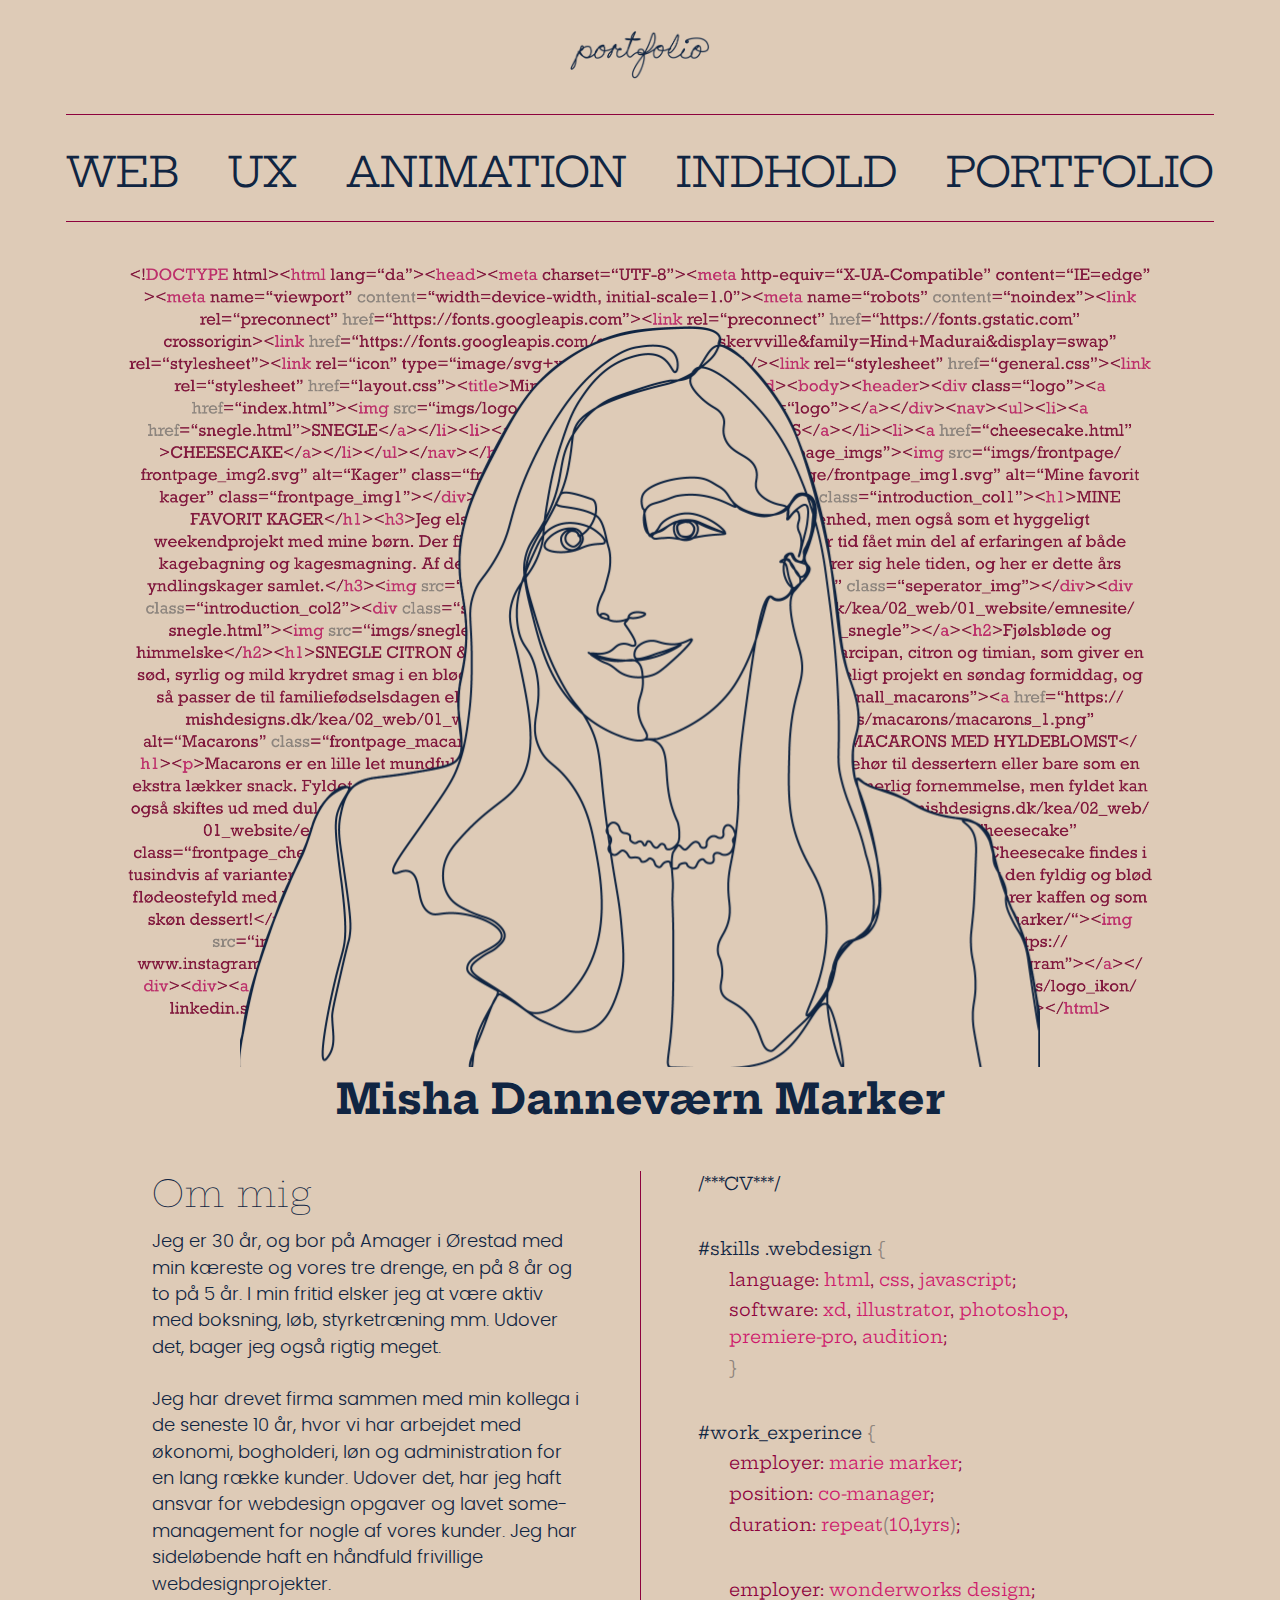
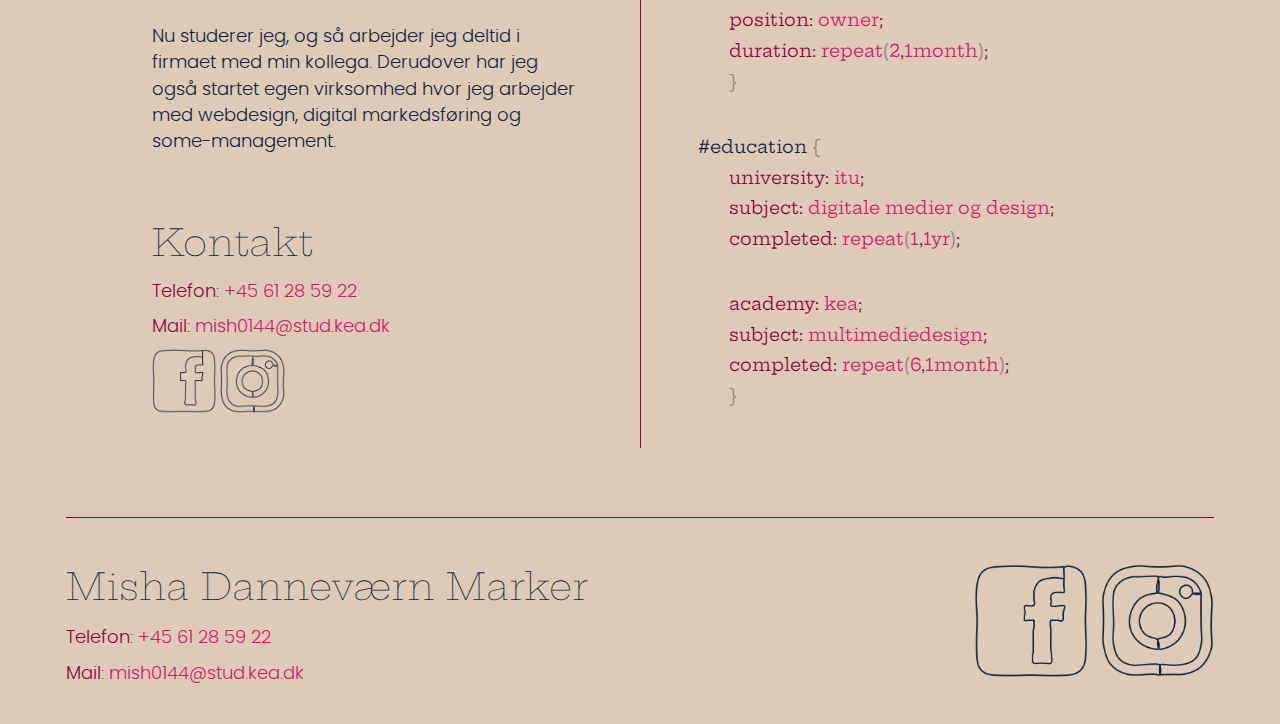
<file: index.html>
<!DOCTYPE html>
<html lang="da">
<head>
    <meta charset="UTF-8">
    <meta http-equiv="X-UA-Compatible" content="IE=edge">
    <meta name="viewport" content="width=device-width, initial-scale=1.0">
    <link rel="preconnect" href="https://fonts.googleapis.com">
    <link rel="preconnect" href="https://fonts.gstatic.com" crossorigin>
    <link href="https://fonts.googleapis.com/css2?family=Hepta+Slab:wght@500&display=swap" rel="stylesheet">
    <link rel="stylesheet" href="general.css">
    <title>Portfolio</title>
</head>
<body>
    <header>
        <div class="logo">
            <a href="index.html"><img src="img/logo.png" alt="logo" class="logo_img"></a>
        </div>
        <nav class="menu">
            <button class="burger_menu">MENU</button>
            <ul>
                <li><a href="web.html">WEB</a></li>
                <li><a href="ux.html">UX</a></li>
                <li><a href="animation.html">ANIMATION</a></li>
                <li><a href="indhold.html">INDHOLD</a></li>
                <li><a href="portfolio.html">PORTFOLIO</a></li>
            </ul>
        </nav>
    </header>
    <main>
        <div class="grid_frontpage1">
            <div id="code_background"></div>
            <div id="portrait_background"></div>
            <div id="portrait_oneline_background"></div>
        </div>
        
        <h1>Misha Danneværn Marker</h1>
        
        <div class="grid_frontpage2">
            <div class="grid_frontpage2_col1">
                <h2>Om mig</h2>
                <p>Jeg er 30 år, og bor på Amager i Ørestad med min kæreste og vores tre drenge, en på 8 år og to på 5 år. I min fritid elsker jeg at være aktiv med boksning, løb, styrketræning mm. Udover det, bager jeg også rigtig meget. </p>
                <p>Jeg har drevet firma sammen med min kollega i de seneste 10 år, hvor vi har arbejdet med økonomi, bogholderi, løn og administration for en lang række kunder. Udover det, har jeg haft ansvar for webdesign opgaver og lavet some-management for nogle af vores kunder. Jeg har sideløbende haft en håndfuld frivillige webdesignprojekter.</p>
                <p class="p_last">Nu studerer jeg, og så arbejder jeg deltid i firmaet med min kollega. Derudover har jeg også startet egen virksomhed hvor jeg arbejder med webdesign, digital markedsføring og some-management.</p>
                <h2>Kontakt</h2>
                <p class="p_contact"><span class="secondary_fontcolor">Telefon:</span> <a href="tel:+4561285922" class="contact_a">+45 61 28 59 22</a></p>
                <p class="p_contact"><span class="secondary_fontcolor">Mail:</span> <a href ="mailto: mish0144@stud.kea.dk" class="contact_a">mish0144@stud.kea.dk</a></p>
                <a href="https://www.facebook.com/mishadmarker/"><img src="img/facebook_icon.png" alt="Facebook ikon" class="facebook_icon_frontpage"></a>
                <a href="https://www.instagram.com/mishadmarker/"><img src="img/instagram_icon.png" alt="Instagram ikon" class="instagram_icon_frontpage"></a>
            </div>
            <div class="grid_frontpage2_col2">
                <p class="cv_p_first1">/***CV***/</p>
                <p class="cv_p_first2">#skills .webdesign <span class="quaternary_fontcolor">{</span></p>
                    <p class="cv_p"><span class="secondary_fontcolor">language:</span> <span class="tertiary_fontcolor">html</span><span class="secondary_fontcolor">,</span> <span class="tertiary_fontcolor">css</span><span class="secondary_fontcolor">,</span> <span class="tertiary_fontcolor">javascript</span><span class="secondary_fontcolor">;</span></p>
                    <p class="cv_p"><span class="secondary_fontcolor">software:</span> <span class="tertiary_fontcolor">xd</span><span class="secondary_fontcolor">,</span> <span class="tertiary_fontcolor">illustrator</span><span class="secondary_fontcolor">,</span> <span class="tertiary_fontcolor">photoshop</span><span class="secondary_fontcolor">,</span> <span class="tertiary_fontcolor">premiere-pro</span><span class="secondary_fontcolor">,</span> <span class="tertiary_fontcolor">audition</span><span class="secondary_fontcolor">;</span></p>
                    <p class="cv_p_last"><span class="quaternary_fontcolor">}</span></p>
                
                <p class="cv_p_first2">#work_experince <span class="quaternary_fontcolor">{</span></p>
                    <p class="cv_p"><span class="secondary_fontcolor">employer:</span> <span class="tertiary_fontcolor">marie marker</span><span class="secondary_fontcolor">;</span></p>
                    <p class="cv_p"><span class="secondary_fontcolor">position:</span> <span class="tertiary_fontcolor">co-manager</span><span class="secondary_fontcolor">;</span></p>
                    <p class="cv_p_last"><span class="secondary_fontcolor">duration:</span> <span class="tertiary_fontcolor">repeat</span><span class="quaternary_fontcolor">(</span><span class="tertiary_fontcolor">10</span><span class="secondary_fontcolor">,</span><span class="tertiary_fontcolor">1yrs</span><span class="quaternary_fontcolor">)</span><span class="secondary_fontcolor">;</span></p>

                    <p class="cv_p"><span class="secondary_fontcolor">employer:</span> <span class="tertiary_fontcolor">wonderworks design</span><span class="secondary_fontcolor">;</span></p>
                    <p class="cv_p"><span class="secondary_fontcolor">position:</span> <span class="tertiary_fontcolor">owner</span><span class="secondary_fontcolor">;</span></p>
                    <p class="cv_p"><span class="secondary_fontcolor">duration:</span> <span class="tertiary_fontcolor">repeat</span><span class="quaternary_fontcolor">(</span><span class="tertiary_fontcolor">2</span><span class="secondary_fontcolor">,</span><span class="tertiary_fontcolor">1month</span><span class="quaternary_fontcolor">)</span><span class="secondary_fontcolor">;</span></p>
                    <p class="cv_p_last"><span class="quaternary_fontcolor">}</span></p>
                
                <p class="cv_p_first2">#education <span class="quaternary_fontcolor">{</span></p>
                    <p class="cv_p"><span class="secondary_fontcolor">university:</span> <span class="tertiary_fontcolor">itu</span><span class="secondary_fontcolor">;</span></p>
                    <p class="cv_p"><span class="secondary_fontcolor">subject:</span> <span class="tertiary_fontcolor">digitale medier og design</span><span class="secondary_fontcolor">;</span></p>
                    <p class="cv_p_last"><span class="secondary_fontcolor">completed:</span> <span class="tertiary_fontcolor">repeat</span><span class="quaternary_fontcolor">(</span><span class="tertiary_fontcolor">1</span><span class="secondary_fontcolor">,</span><span class="tertiary_fontcolor">1yr</span><span class="quaternary_fontcolor">)</span><span class="secondary_fontcolor">;</span></p>
            
                    <p class="cv_p"><span class="secondary_fontcolor">academy:</span> <span class="tertiary_fontcolor">kea</span><span class="secondary_fontcolor">;</span></p>
                    <p class="cv_p"><span class="secondary_fontcolor">subject:</span> <span class="tertiary_fontcolor">multimediedesign</span><span class="secondary_fontcolor">;</span></p>
                    <p class="cv_p"><span class="secondary_fontcolor">completed:</span> <span class="tertiary_fontcolor">repeat</span><span class="quaternary_fontcolor">(</span><span class="tertiary_fontcolor">6</span><span class="secondary_fontcolor">,</span><span class="tertiary_fontcolor">1month</span><span class="quaternary_fontcolor">)</span><span class="secondary_fontcolor">;</span></p>
                    <p class="cv_p_last"><span class="quaternary_fontcolor">}</span></p>
            </div>
        </div>
    </main>
    <footer>
        <div>
            <h2>Misha Danneværn Marker</h2>
            <p class="p_contact"><span class="secondary_fontcolor">Telefon:</span> <a href="tel:+4561285922" class="contact_a">+45 61 28 59 22</a></p>
            <p class="p_contact"><span class="secondary_fontcolor">Mail:</span> <a href ="mailto: mish0144@stud.kea.dk" class="contact_a">mish0144@stud.kea.dk</a></p>
        </div>
        <div class="facebook_icon_footer"><a href="https://www.facebook.com/mishadmarker/"><img src="img/facebook_icon.png" alt="Facebook ikon" class="facebook_icon_footer_img"></a></div>
        <div class="instagram_icon_footer"><a href="https://www.instagram.com/mishadmarker/"><img src="img/instagram_icon.png" alt="Instagram ikon" class="instagram_icon_footer_img"></a></div>
    </footer>
<script src="script.js"></script>
</body>
</html>
</file>
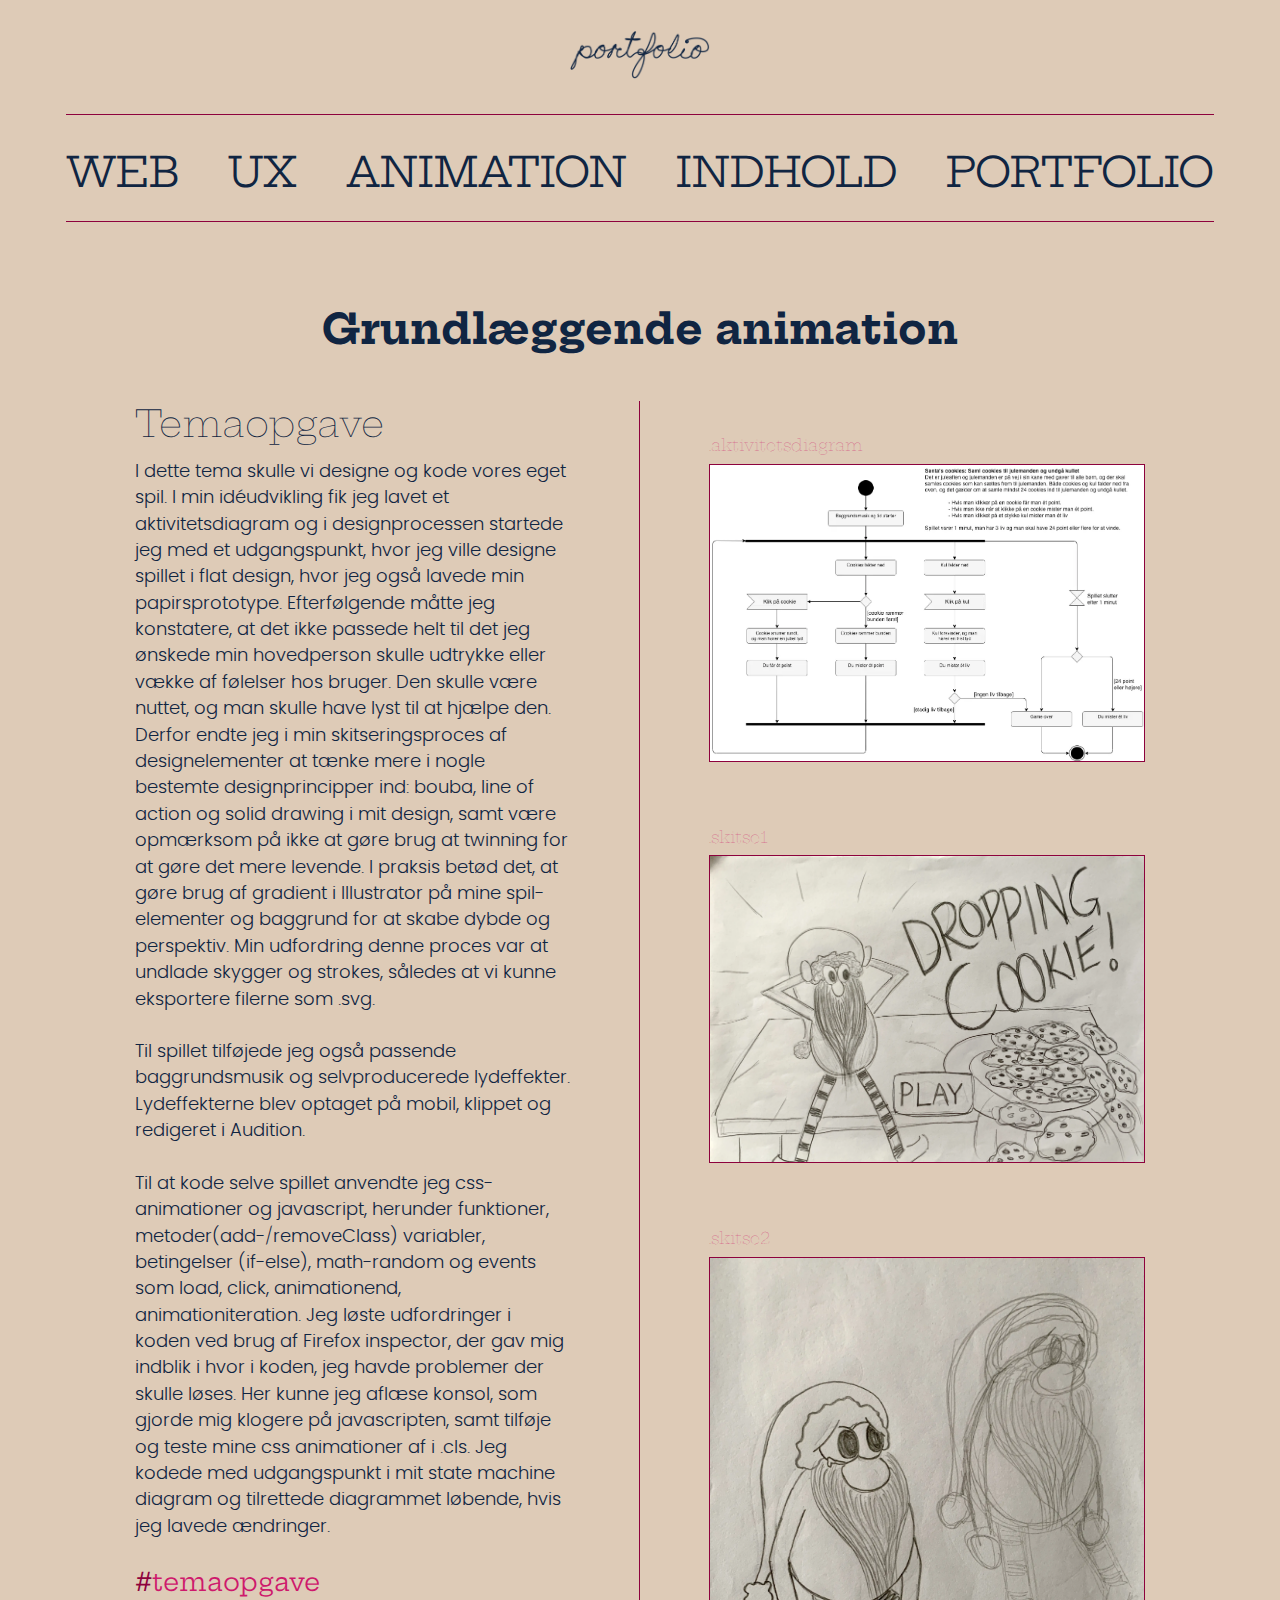
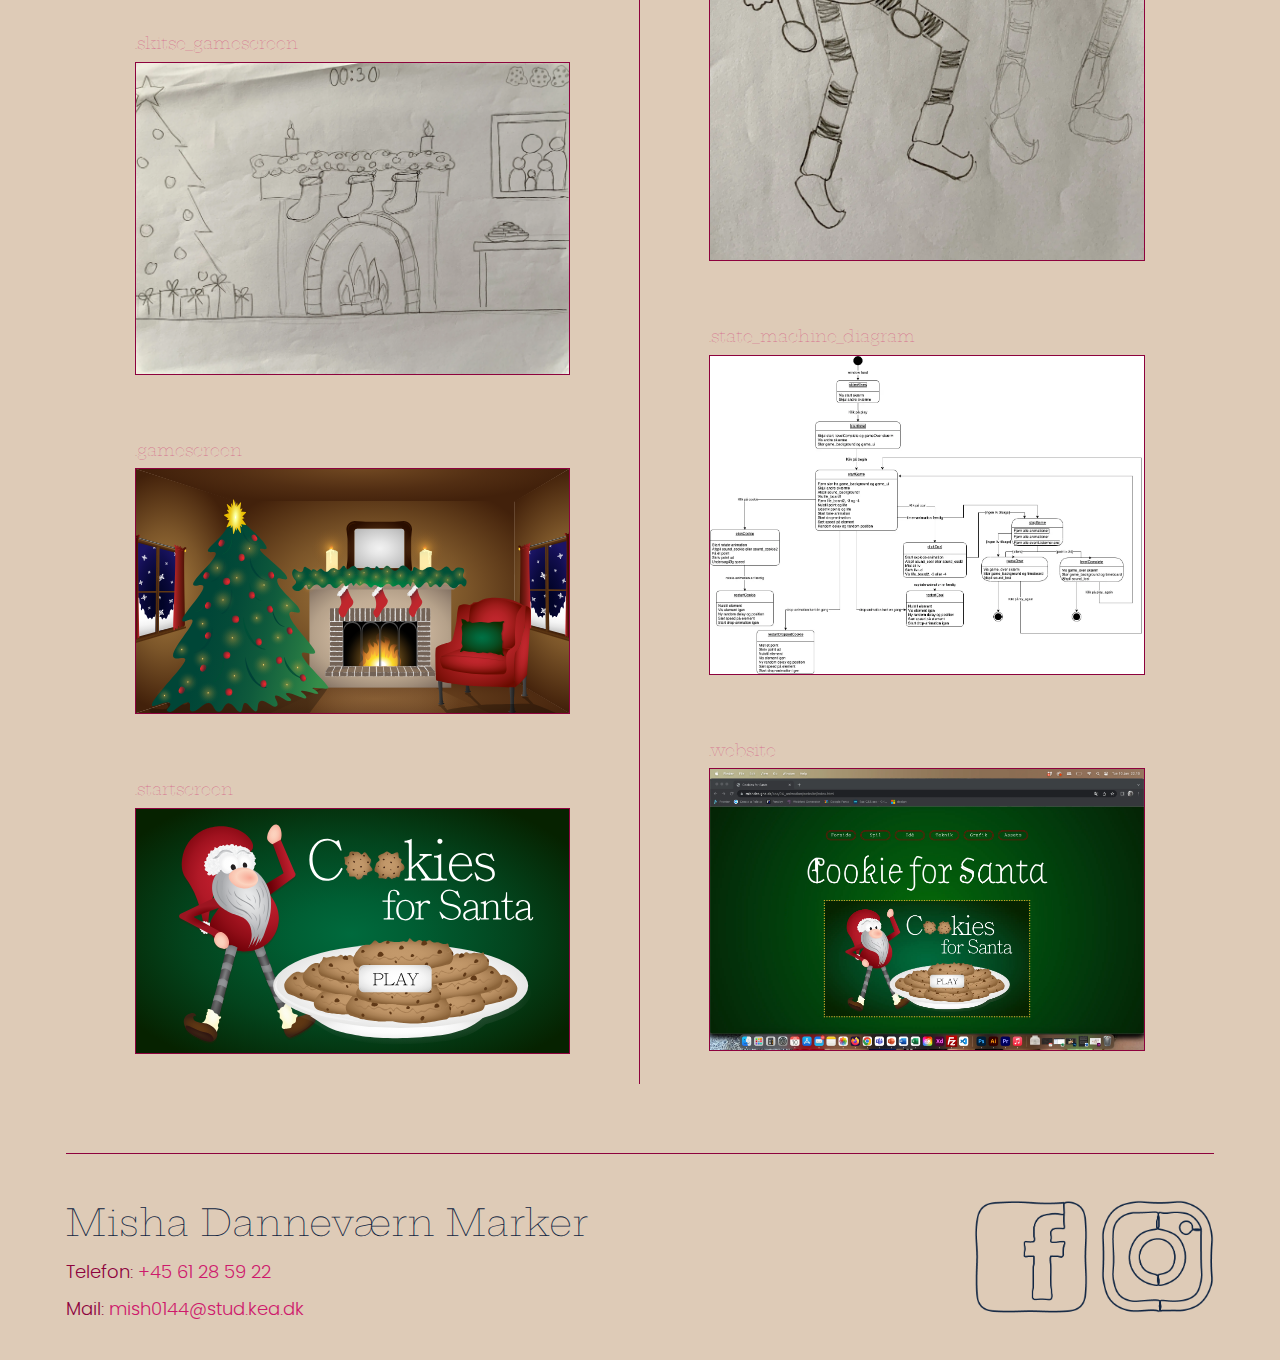
<file: animation.html>
<!DOCTYPE html>
<html lang="da">
<head>
    <meta charset="UTF-8">
    <meta http-equiv="X-UA-Compatible" content="IE=edge">
    <meta name="viewport" content="width=device-width, initial-scale=1.0">
    <link rel="preconnect" href="https://fonts.googleapis.com">
    <link rel="preconnect" href="https://fonts.gstatic.com" crossorigin>
    <link href="https://fonts.googleapis.com/css2?family=Hepta+Slab:wght@500&display=swap" rel="stylesheet">
    <link rel="stylesheet" href="general.css">
    <title>Portfolio</title>
</head>
<body>
    <header>
        <div class="logo">
            <a href="index.html"><img src="img/logo.png" alt="logo" class="logo_img"></a>
        </div>
        <nav class="menu">
            <button class="burger_menu">MENU</button>
            <ul>
                <li><a href="web.html">WEB</a></li>
                <li><a href="ux.html">UX</a></li>
                <li><a href="animation.html">ANIMATION</a></li>
                <li><a href="indhold.html">INDHOLD</a></li>
                <li><a href="portfolio.html">PORTFOLIO</a></li>
            </ul>
        </nav>
    </header>
    <main>
        <h1 class="h1_underside">Grundlæggende animation</h1>
        <div class="grid_underside1_animation">
            <div class="grid_underside_col1">
                <h2>Temaopgave</h2>
                <p>I dette tema skulle vi designe og kode vores eget spil. I min idéudvikling fik jeg lavet et aktivitetsdiagram og i designprocessen startede jeg med et udgangspunkt, hvor jeg ville designe spillet i flat design, hvor jeg også lavede min papirsprototype. Efterfølgende måtte jeg konstatere, at det ikke passede helt til det jeg ønskede min hovedperson skulle udtrykke eller vække af følelser hos bruger. Den skulle være nuttet, og man skulle have lyst til at hjælpe den. Derfor endte jeg i min skitseringsproces af designelementer at tænke mere i nogle bestemte designprincipper ind: bouba, line of action og solid drawing i mit design, samt være opmærksom på ikke at gøre brug at twinning for at gøre det mere levende. I praksis betød det, at gøre brug af gradient i Illustrator på mine spil-elementer og baggrund for at skabe dybde og perspektiv. Min udfordring denne proces var at undlade skygger og strokes, således at vi kunne eksportere filerne som .svg.</p>
                <p>Til spillet tilføjede jeg også passende baggrundsmusik og selvproducerede lydeffekter. Lydeffekterne blev optaget på mobil, klippet og redigeret i Audition.</p>
                <p>Til at kode selve spillet anvendte jeg css-animationer og javascript, herunder funktioner, metoder(add-/removeClass) variabler, betingelser (if-else), math-random og events som load, click, animationend, animationiteration. Jeg løste udfordringer i koden ved brug af Firefox inspector, der gav mig indblik i hvor i koden, jeg havde problemer der skulle løses. Her kunne jeg aflæse konsol, som gjorde mig klogere på javascripten, samt tilføje og teste mine css animationer af i .cls. Jeg kodede med udgangspunkt i mit state machine diagram og tilrettede diagrammet løbende, hvis jeg lavede ændringer.</p>
                <a href="https://mishdesigns.dk/kea/04_animation/website/index.html"><span class="secondary_fontcolor">#</span><span class="tertiary_fontcolor">temaopgave</span></a>
                <h3 class="p_img"><span class="secondary_fontcolor">.</span><span class="tertiary_fontcolor">skitse_gamescreen</span></h3>
                <img src="img/animation/animation_skitse_gamescreen.webp" alt="Temaopgave skitse gamescreen">
                <h3 class="p_img"><span class="secondary_fontcolor">.</span><span class="tertiary_fontcolor">gamescreen</span></h3>
                <img src="img/animation/animation_gamescreen.svg" alt="Temaopgave gamescreen">
                <h3 class="p_img"><span class="secondary_fontcolor">.</span><span class="tertiary_fontcolor">startscreen</span></h3>
                <img src="img/animation/animation_startscreen.svg" alt="Temaopgave startscreen">
            </div>
            <div class="grid_underside_col2">
                <h3 class="p_img"><span class="secondary_fontcolor">.</span><span class="tertiary_fontcolor">aktivitetsdiagram</span></h3>
                <img src="img/animation/animation_aktivitetsdiagram.webp" alt="Temaopgave aktivitetsdiagram">
                <h3 class="p_img"><span class="secondary_fontcolor">.</span><span class="tertiary_fontcolor">skitse1</span></h3>
                <img src="img/animation/animation_skitse1.webp" alt="Temaopgave skitse af startscreen">
                <h3 class="p_img"><span class="secondary_fontcolor">.</span><span class="tertiary_fontcolor">skitse2</span></h3>
                <img src="img/animation/animation_skitse3.webp" alt="Temaopgave skitse af nisse">
                <h3 class="p_img"><span class="secondary_fontcolor">.</span><span class="tertiary_fontcolor">state_machine_diagram</span></h3>
                <img src="img/animation/animation_state_machine_diagram.webp" alt="Temaopgave state machine diagram">
                <h3 class="p_img"><span class="secondary_fontcolor">.</span><span class="tertiary_fontcolor">website</span></h3>
                <img src="img/animation/animation_website.webp" alt="Temaopgave website">
            </div>
        </div>
    </main>
    <footer>
        <div>
            <h2>Misha Danneværn Marker</h2>
            <p class="p_contact"><span class="secondary_fontcolor">Telefon:</span> <a href="tel:+4561285922" class="contact_a">+45 61 28 59 22</a></p>
            <p class="p_contact"><span class="secondary_fontcolor">Mail:</span> <a href ="mailto: mish0144@stud.kea.dk" class="contact_a">mish0144@stud.kea.dk</a></p>
        </div>
        <div class="facebook_icon_footer"><a href="https://www.facebook.com/mishadmarker/"><img src="img/facebook_icon.png" alt="Facebook ikon" class="facebook_icon_footer_img"></a></div>
        <div class="instagram_icon_footer"><a href="https://www.instagram.com/mishadmarker/"><img src="img/instagram_icon.png" alt="Instagram ikon" class="instagram_icon_footer_img"></a></div>
    </footer>
<script src="script.js"></script>
</body>
</html>
</file>
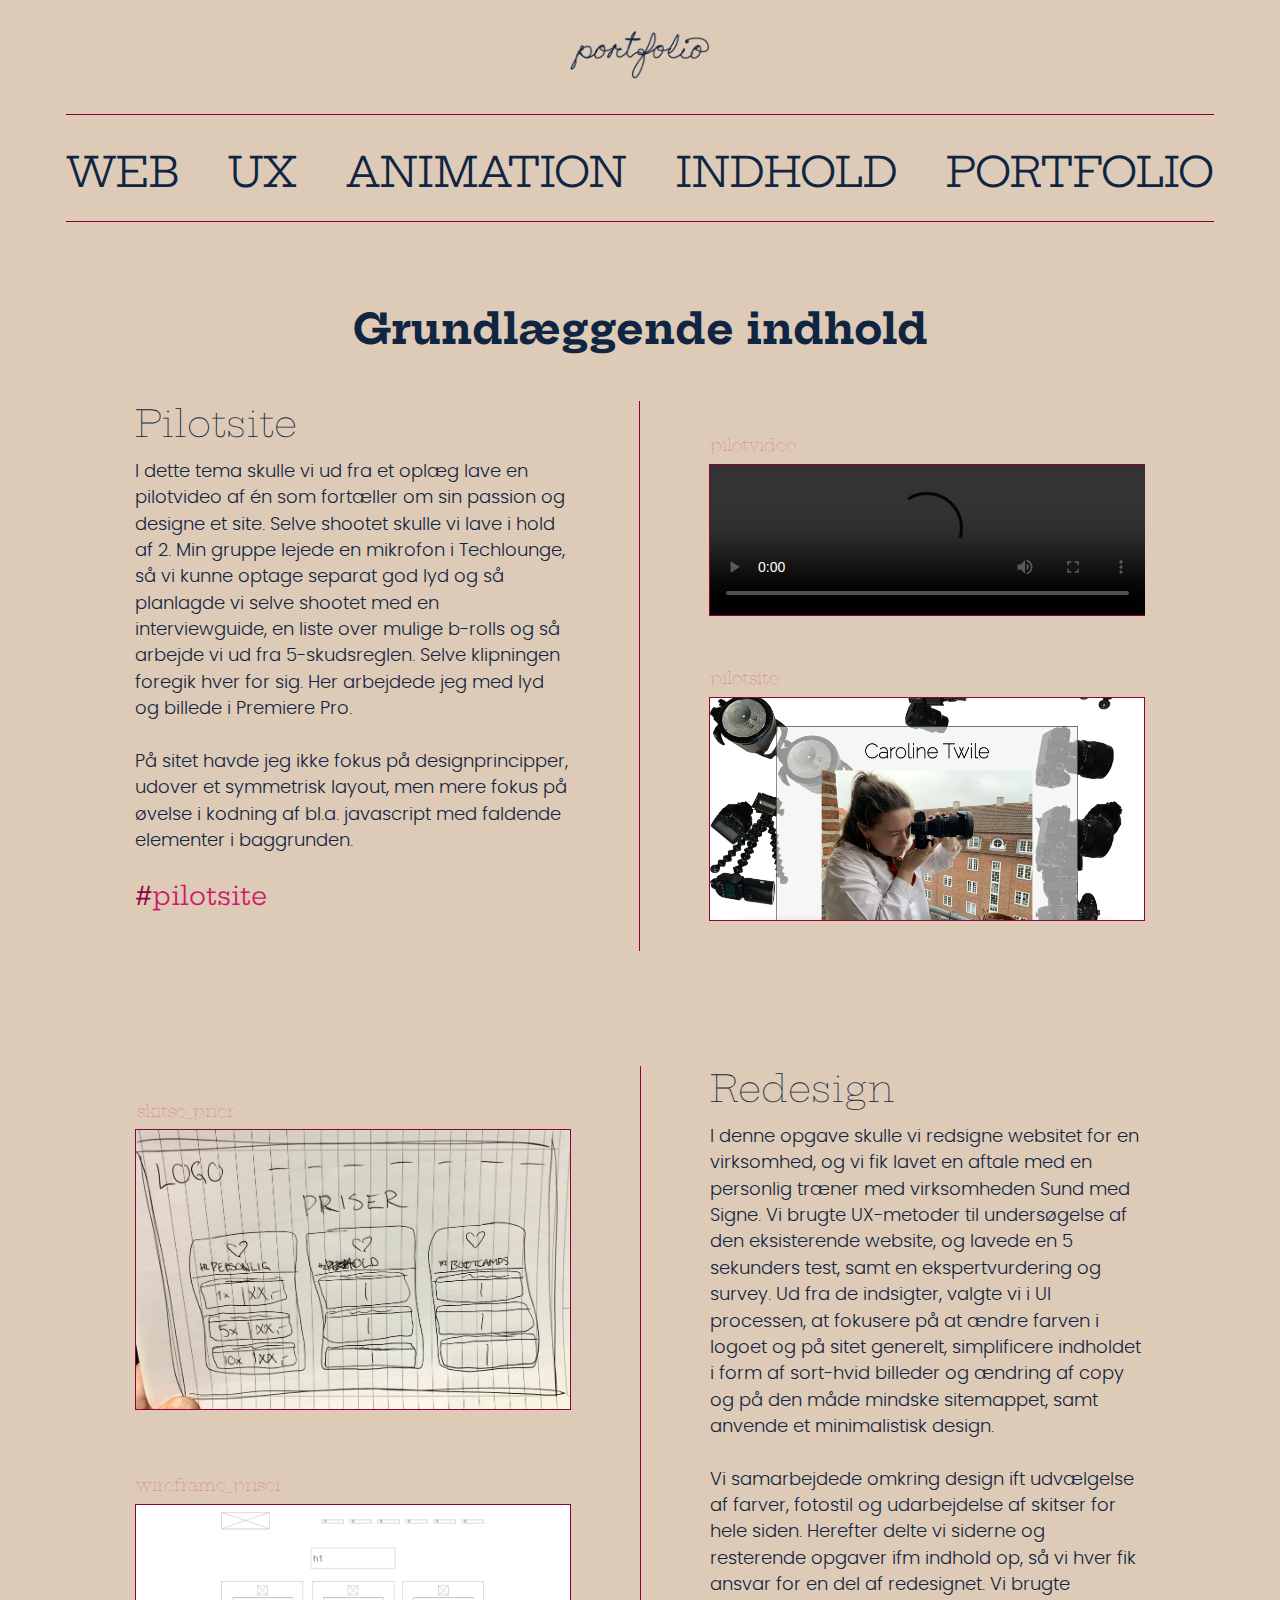
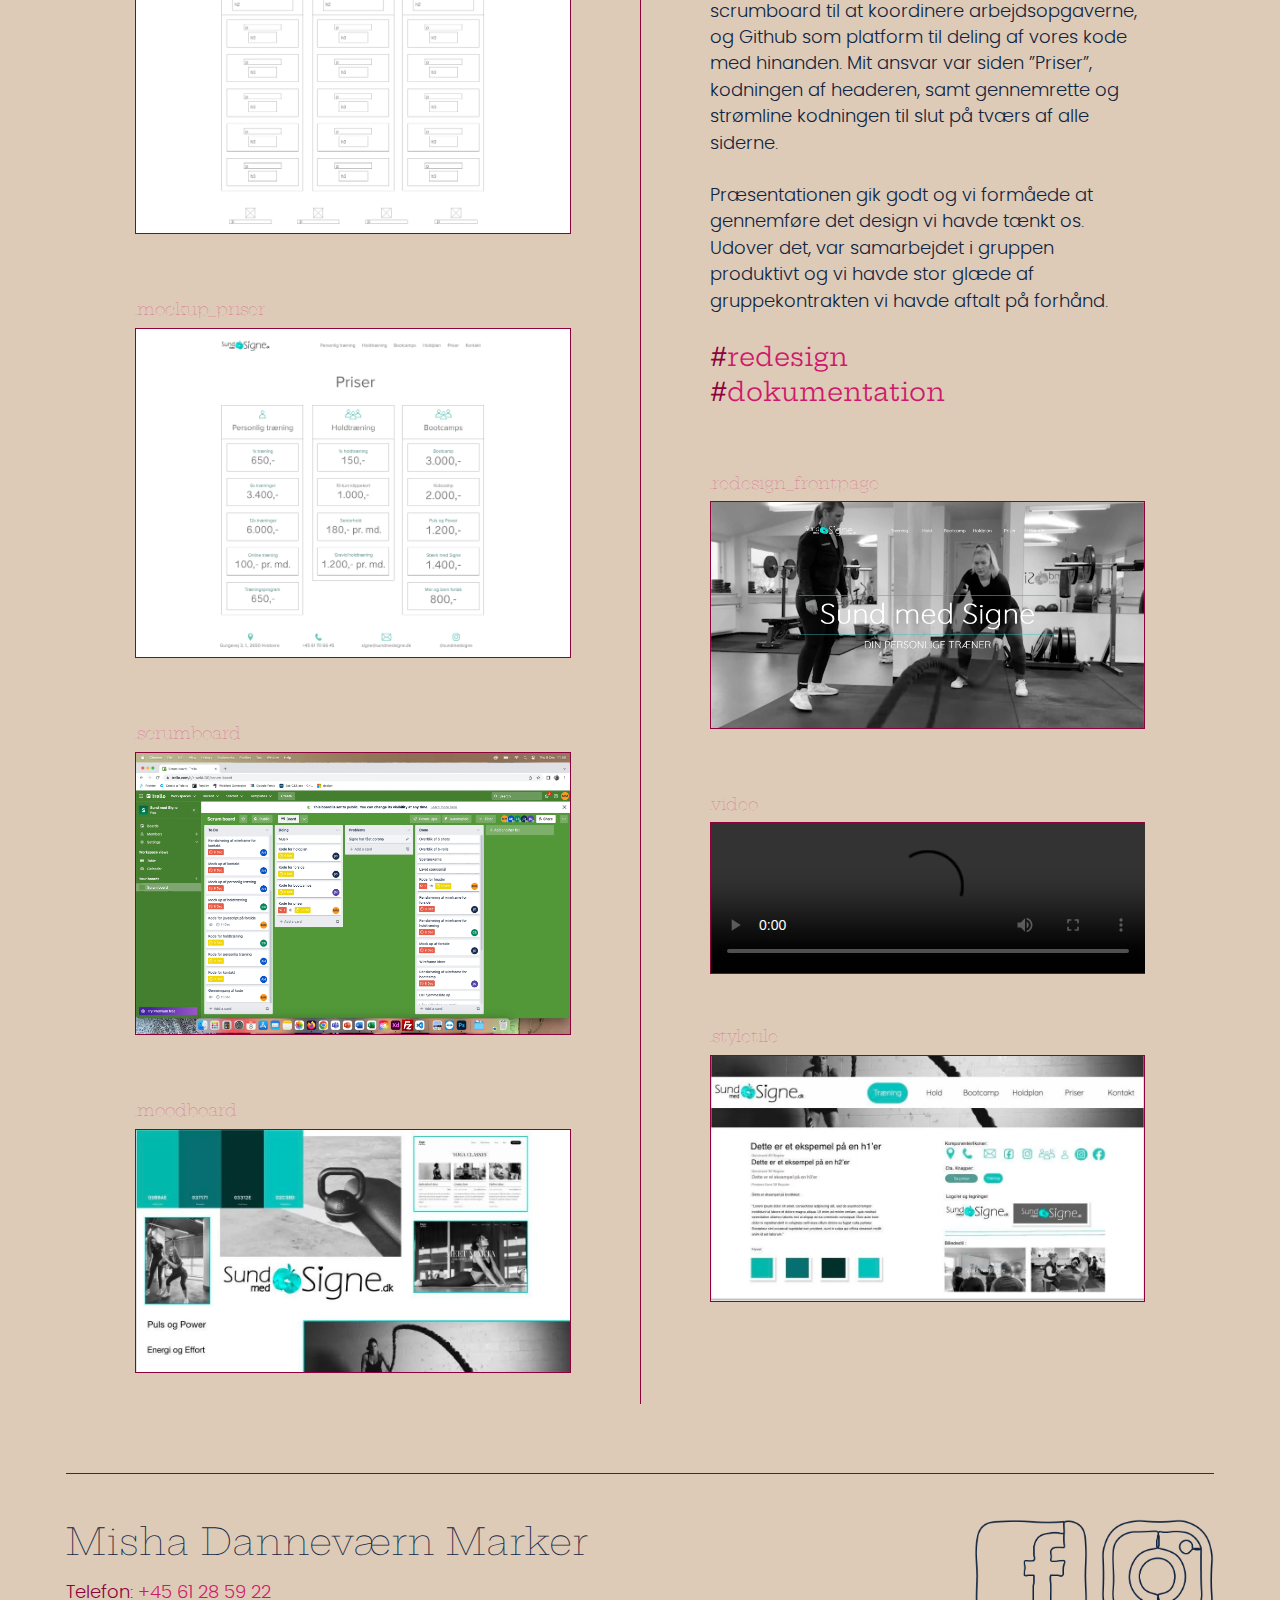
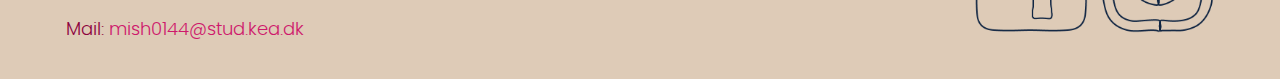
<file: indhold.html>
<!DOCTYPE html>
<html lang="da">
<head>
    <meta charset="UTF-8">
    <meta http-equiv="X-UA-Compatible" content="IE=edge">
    <meta name="viewport" content="width=device-width, initial-scale=1.0">
    <link rel="preconnect" href="https://fonts.googleapis.com">
    <link rel="preconnect" href="https://fonts.gstatic.com" crossorigin>
    <link href="https://fonts.googleapis.com/css2?family=Hepta+Slab:wght@500&display=swap" rel="stylesheet">
    <link rel="stylesheet" href="general.css">
    <title>Portfolio</title>
</head>
<body>
    <header>
        <div class="logo">
            <a href="index.html"><img src="img/logo.png" alt="logo" class="logo_img"></a>
        </div>
        <nav class="menu">
            <button class="burger_menu">MENU</button>
            <ul>
                <li><a href="web.html">WEB</a></li>
                <li><a href="ux.html">UX</a></li>
                <li><a href="animation.html">ANIMATION</a></li>
                <li><a href="indhold.html">INDHOLD</a></li>
                <li><a href="portfolio.html">PORTFOLIO</a></li>
            </ul>
        </nav>
    </header>
    <main>
        <h1 class="h1_underside">Grundlæggende indhold</h1>
        <div class="grid_underside1">
            <div class="grid_underside_col1">
                <h2>Pilotsite</h2>
                <p>I dette tema skulle vi ud fra et oplæg lave en pilotvideo af én som fortæller om sin passion og designe et site. Selve shootet skulle vi lave i hold af 2. Min gruppe lejede en mikrofon i Techlounge, så vi kunne optage separat god lyd og så planlagde vi selve shootet med en interviewguide, en liste over mulige b-rolls og så arbejde vi ud fra 5-skudsreglen. Selve klipningen foregik hver for sig. Her arbejdede jeg med lyd og billede i Premiere Pro.</p>
                <p>På sitet havde jeg ikke fokus på designprincipper, udover et symmetrisk layout, men mere fokus på øvelse i kodning af bl.a. javascript med faldende elementer i baggrunden.</p>
                <a href="https://mish0144.github.io/01-pilotvideo/"><span class="secondary_fontcolor">#</span><span class="tertiary_fontcolor">pilotsite</span></a>
            </div>
            <div class="grid_underside_col2">
                <h3 class="p_img"><span class="secondary_fontcolor">.</span><span class="tertiary_fontcolor">pilotvideo</span></h3>
                <video class="pilotvideo" controls>
                    <source src="https://mishdesigns.dk/kea/05_indhold/01-pilotvideo/pilotvideo.mp4" type="video/mp4">
                    Your browser does not support the video tag.
                </video>
                <h3 class="p_img"><span class="secondary_fontcolor">.</span><span class="tertiary_fontcolor">pilotsite</span></h3>
                <img src="img/indhold/indhold_pilotsite.webp" alt="Pilotsite">
            </div>
        </div>
        <div class="grid_underside2">
            <div class="grid_underside_col1">
                <h2>Redesign</h2>
                <p>I denne opgave skulle vi redsigne websitet for en virksomhed, og vi fik lavet en aftale med en personlig træner med virksomheden Sund med Signe. Vi brugte UX-metoder til undersøgelse af den eksisterende website, og lavede en 5 sekunders test, samt en ekspertvurdering og survey. Ud fra de indsigter, valgte vi i UI processen, at fokusere på at ændre farven i logoet og på sitet generelt, simplificere indholdet i form af sort-hvid billeder og ændring af copy og på den måde mindske sitemappet, samt anvende et minimalistisk design.</p>
                <p>Vi samarbejdede omkring design ift udvælgelse af farver, fotostil og udarbejdelse af skitser for hele siden. Herefter delte vi siderne og resterende opgaver ifm indhold op, så vi hver fik ansvar for en del af redesignet. Vi brugte scrumboard til at koordinere arbejdsopgaverne, og Github som platform til deling af vores kode med hinanden. Mit ansvar var siden ”Priser”, kodningen af headeren, samt gennemrette og strømline kodningen til slut på tværs af alle siderne.</p>
                <p>Præsentationen gik godt og vi formåede at gennemføre det design vi havde tænkt os. Udover det, var samarbejdet i gruppen produktivt og vi havde stor glæde af gruppekontrakten vi havde aftalt på forhånd.</p>
                <a href="https://jose496m.github.io/Sundmedsigne/index.html"><span class="secondary_fontcolor">#</span><span class="tertiary_fontcolor">redesign</span></a>
                <p><a href="https://docs.google.com/document/d/1p5lmu67AwSKjQOBzLwZbS4LdN1UVF8CtxJlX2PNg9lo/edit?usp=sharing"><span class="secondary_fontcolor">#</span><span class="tertiary_fontcolor">dokumentation</span></a></p>
                <h3 class="p_img"><span class="secondary_fontcolor">.</span><span class="tertiary_fontcolor">redesign_frontpage</span></h3>
                <img src="img/indhold/indhold_redesign.webp" alt="Redesign site">
                <h3 class="p_img"><span class="secondary_fontcolor">.</span><span class="tertiary_fontcolor">video</span></h3>
                <video class="pilotvideo" controls>
                    <source src="https://mishdesigns.dk/kea/05_indhold/02_redesign/mainvidmaxkvali.mp4" type="video/mp4">
                    Your browser does not support the video tag.
                </video>
                <h3 class="p_img"><span class="secondary_fontcolor">.</span><span class="tertiary_fontcolor">styletile</span></h3>
                <img src="img/indhold/indhold_styletile.webp" alt="Redesign styletile">
            </div>
            <div class="grid_underside_col2">
                <h3 class="p_img"><span class="secondary_fontcolor">.</span><span class="tertiary_fontcolor">skitse_prier</span></h3>
                <img src="img/indhold/indhold_skitse.webp" alt="Redesign priser skitse">
                <h3 class="p_img"><span class="secondary_fontcolor">.</span><span class="tertiary_fontcolor">wireframe_priser</span></h3>
                <img src="img/indhold/indhold_wireframe.webp" alt="Redesign wireframe priser">
                <h3 class="p_img"><span class="secondary_fontcolor">.</span><span class="tertiary_fontcolor">mockup_priser</span></h3>
                <img src="img/indhold/indhold_mockup.webp" alt="Redesign mockup priser">
                <h3 class="p_img"><span class="secondary_fontcolor">.</span><span class="tertiary_fontcolor">scrumboard</span></h3>
                <img src="img/indhold/indhold_scrumboard.webp" alt="Redesign srcumboard">
                <h3 class="p_img"><span class="secondary_fontcolor">.</span><span class="tertiary_fontcolor">moodboard</span></h3>
                <img src="img/indhold/indhold_moodboard.webp" alt="Redesign moodboard">
            </div>
        </div>
    </main>
    <footer>
        <div>
            <h2>Misha Danneværn Marker</h2>
            <p class="p_contact"><span class="secondary_fontcolor">Telefon:</span> <a href="tel:+4561285922" class="contact_a">+45 61 28 59 22</a></p>
            <p class="p_contact"><span class="secondary_fontcolor">Mail:</span> <a href ="mailto: mish0144@stud.kea.dk" class="contact_a">mish0144@stud.kea.dk</a></p>
        </div>
        <div class="facebook_icon_footer"><a href="https://www.facebook.com/mishadmarker/"><img src="img/facebook_icon.png" alt="Facebook ikon" class="facebook_icon_footer_img"></a></div>
        <div class="instagram_icon_footer"><a href="https://www.instagram.com/mishadmarker/"><img src="img/instagram_icon.png" alt="Instagram ikon" class="instagram_icon_footer_img"></a></div>
    </footer>
<script src="script.js"></script>
</body>
</html>
</file>
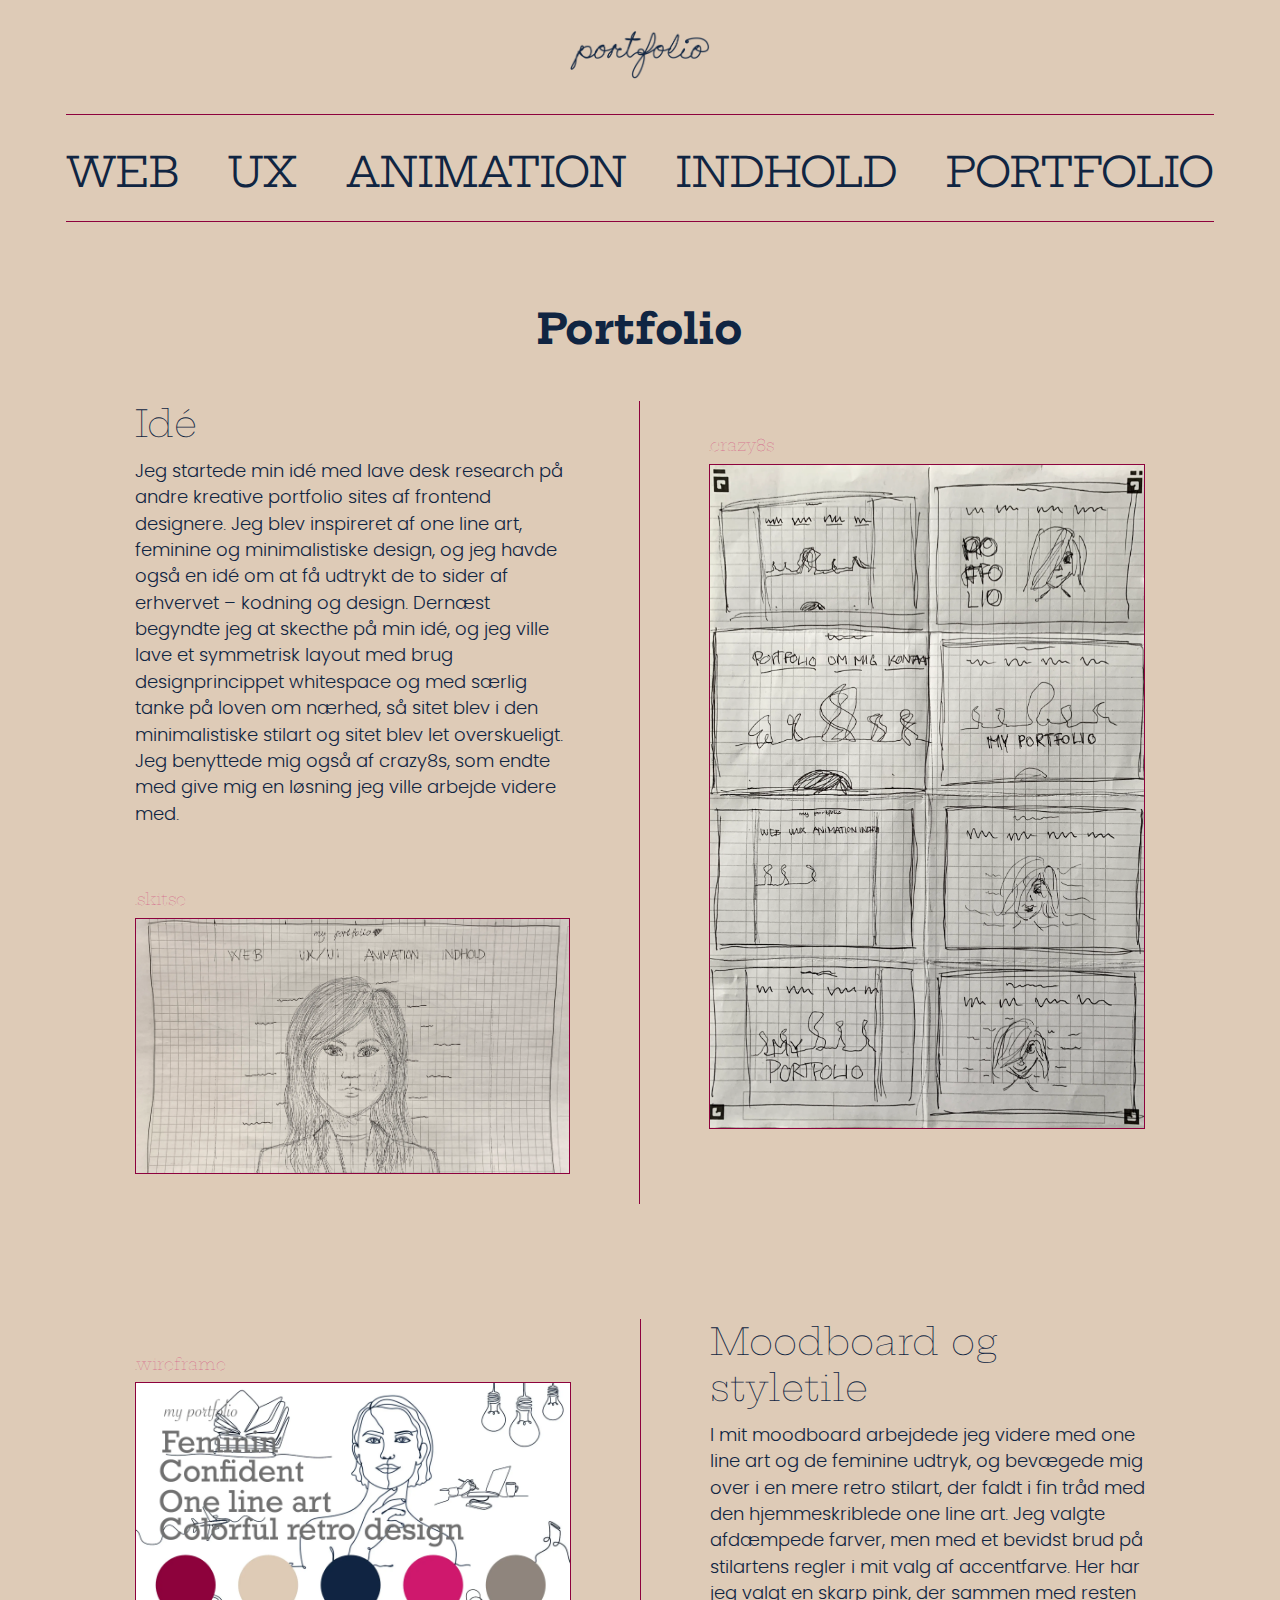
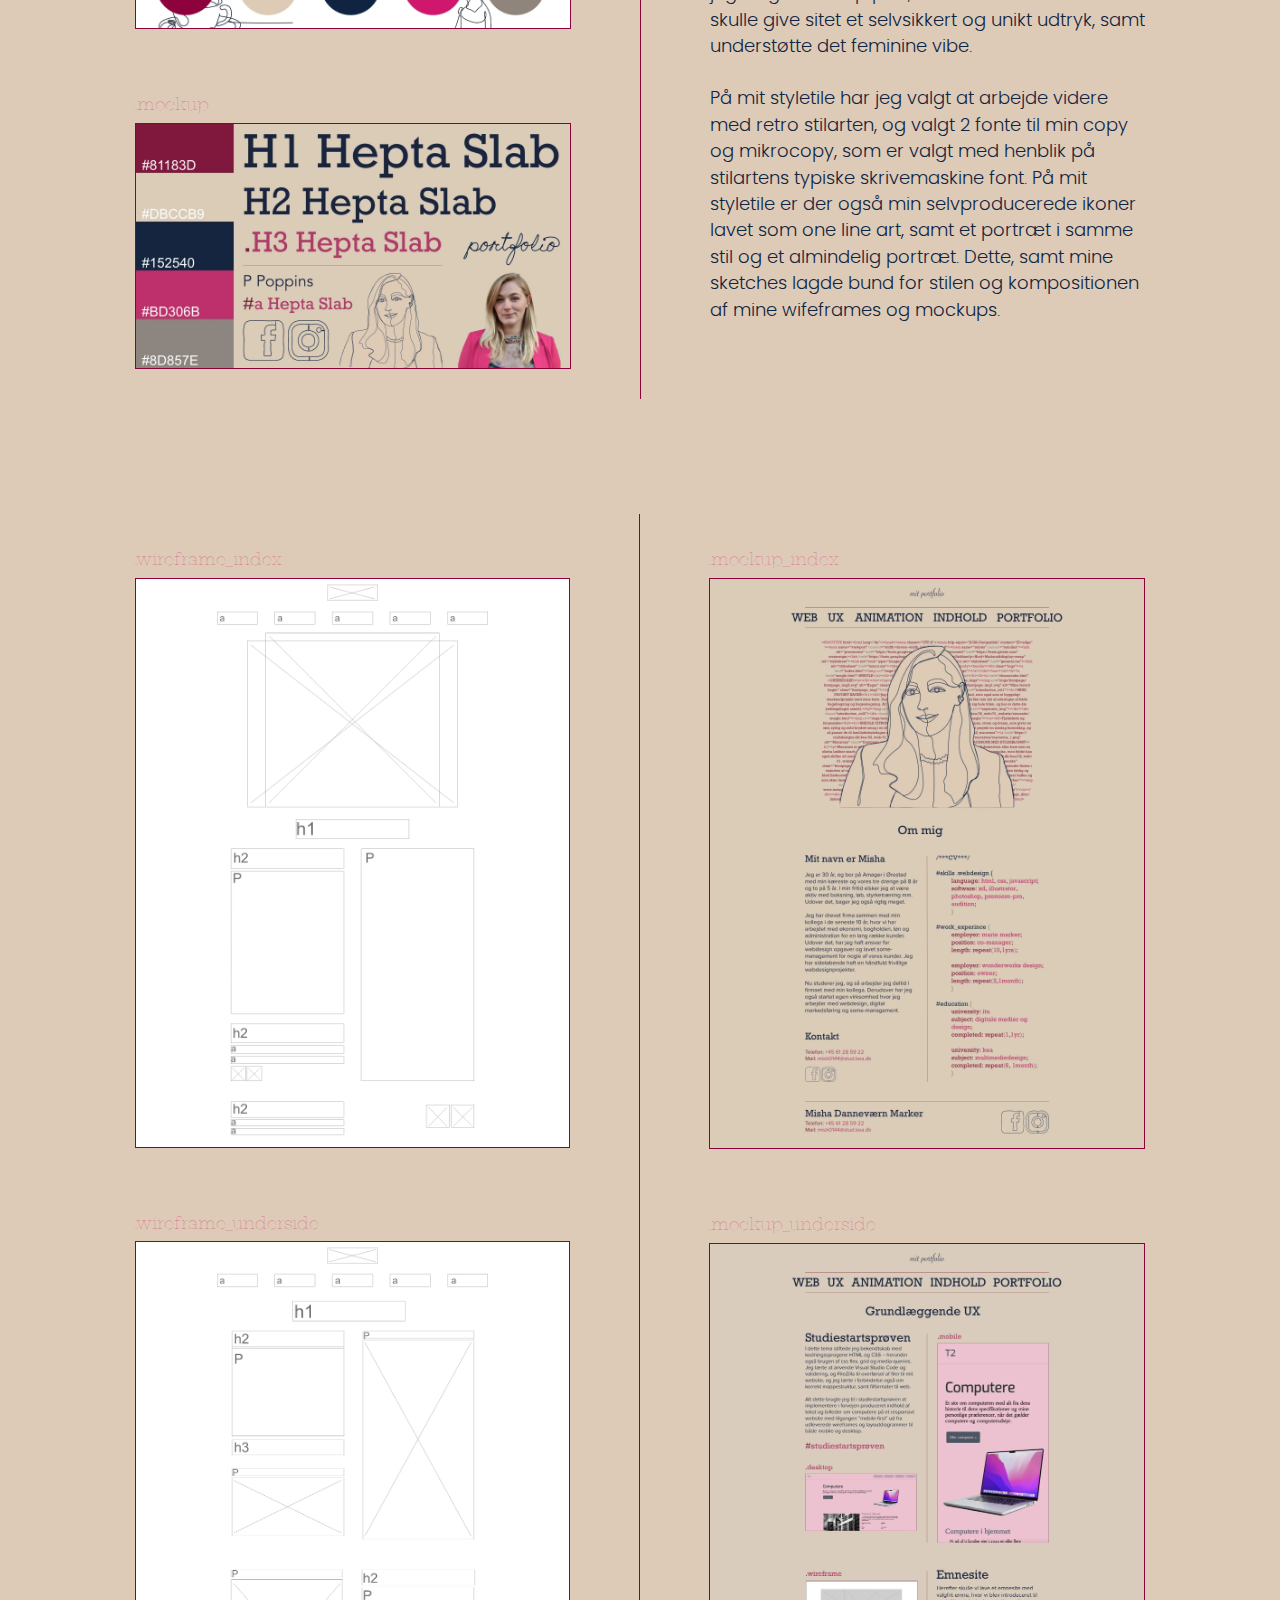
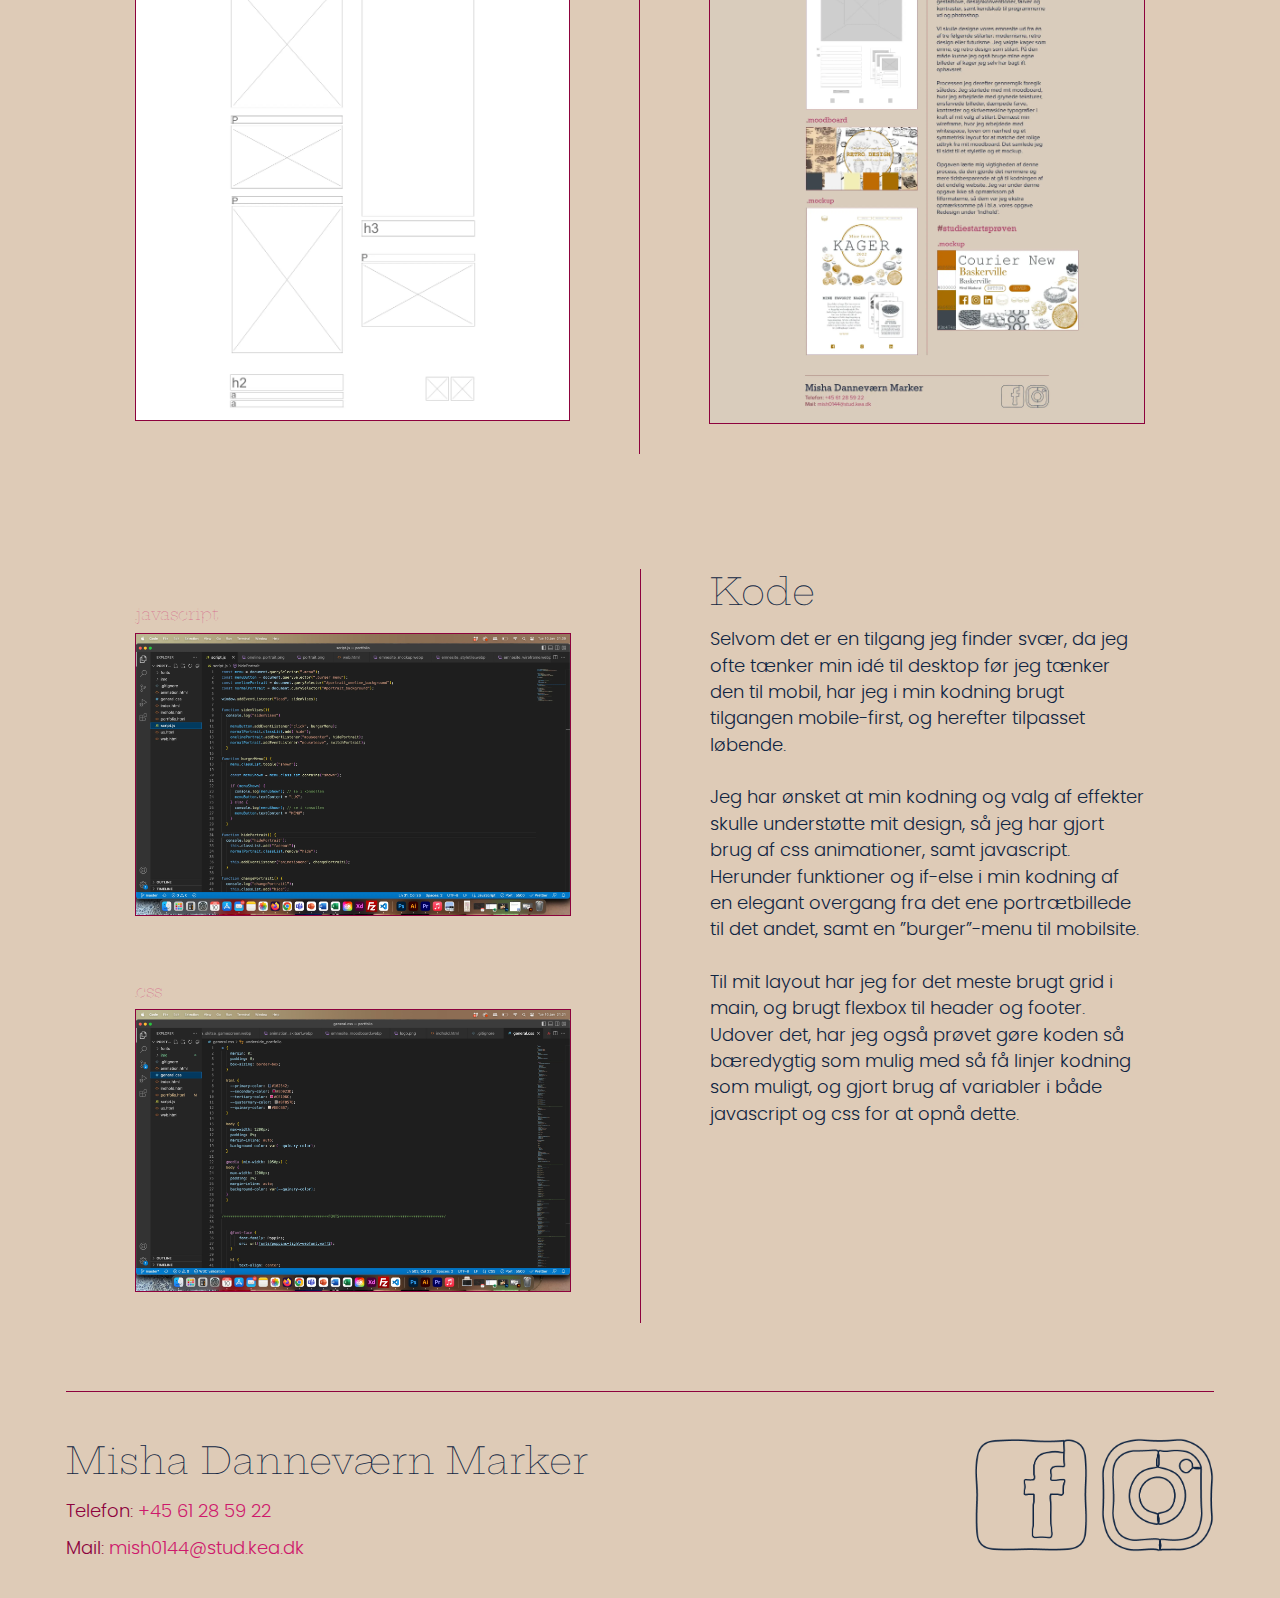
<file: portfolio.html>
<!DOCTYPE html>
<html lang="da">
<head>
    <meta charset="UTF-8">
    <meta http-equiv="X-UA-Compatible" content="IE=edge">
    <meta name="viewport" content="width=device-width, initial-scale=1.0">
    <link rel="preconnect" href="https://fonts.googleapis.com">
    <link rel="preconnect" href="https://fonts.gstatic.com" crossorigin>
    <link href="https://fonts.googleapis.com/css2?family=Hepta+Slab:wght@500&display=swap" rel="stylesheet">
    <link rel="stylesheet" href="general.css">
    <title>Portfolio</title>
</head>
<body>
    <header>
        <div class="logo">
            <a href="index.html"><img src="img/logo.png" alt="logo" class="logo_img"></a>
        </div>
        <nav class="menu">
            <button class="burger_menu">MENU</button>
            <ul>
                <li><a href="web.html">WEB</a></li>
                <li><a href="ux.html">UX</a></li>
                <li><a href="animation.html">ANIMATION</a></li>
                <li><a href="indhold.html">INDHOLD</a></li>
                <li><a href="portfolio.html">PORTFOLIO</a></li>
            </ul>
        </nav>
    </header>
    <main>
        <h1 class="h1_underside">Portfolio</h1>
        <div class="grid_underside1">
            <div class="grid_underside_col1">
                <h2>Idé</h2>
                <p>Jeg startede min idé med lave desk research på andre kreative portfolio sites af frontend designere. Jeg blev inspireret af one line art, feminine og minimalistiske design, og jeg havde også en idé om at få udtrykt de to sider af erhvervet – kodning og design. Dernæst begyndte jeg at skecthe på min idé, og jeg ville lave et symmetrisk layout med brug designprincippet whitespace og med særlig tanke på loven om nærhed, så sitet blev i den minimalistiske stilart og sitet blev let overskueligt. Jeg benyttede mig også af crazy8s, som endte med give mig en løsning jeg ville arbejde videre med.</p>
                <h3 class="p_img"><span class="secondary_fontcolor">.</span><span class="tertiary_fontcolor">skitse</span></h3>
                <img src="img/portfolio/portfolio_skitse.webp" alt="Portfolio skitse">
            </div>
            <div class="grid_underside_col2">
                <h3 class="p_img"><span class="secondary_fontcolor">.</span><span class="tertiary_fontcolor">crazy8s</span></h3>
                <img src="img/portfolio/portfolio_crazy8s.webp" alt="Portfolio crazy8s">
            </div>
        </div>
        <div class="grid_underside2 underside_portfolio">
            <div class="grid_underside_col1">
                <h2>Moodboard og styletile</h2>
                <p>I mit moodboard arbejdede jeg videre med one line art og de feminine udtryk, og bevægede mig over i en mere retro stilart, der faldt i fin tråd med den hjemmeskriblede one line art. Jeg valgte afdæmpede farver, men med et bevidst brud på stilartens regler i mit valg af accentfarve. Her har jeg valgt en skarp pink, der sammen med resten skulle give sitet et selvsikkert og unikt udtryk, samt understøtte det feminine vibe.</p>
                <p>På mit styletile har jeg valgt at arbejde videre med retro stilarten, og valgt 2 fonte til min copy og mikrocopy, som er valgt med henblik på stilartens typiske skrivemaskine font. På mit styletile er der også min selvproducerede ikoner lavet som one line art, samt et portræt i samme stil og et almindelig portræt. Dette, samt mine sketches lagde bund for stilen og kompositionen af mine wifeframes og mockups.</p>
            </div>
            <div class="grid_underside_col2">
                <h3 class="p_img"><span class="secondary_fontcolor">.</span><span class="tertiary_fontcolor">wireframe</span></h3>
                <img src="img/portfolio/portfolio_moodboard.webp" alt="Portfolio moodboard">
                <h3 class="p_img"><span class="secondary_fontcolor">.</span><span class="tertiary_fontcolor">mockup</span></h3>
                <img src="img/portfolio/portfolio_styletile.webp" alt="Portfolio styletile">
            </div>
        </div>
        <div class="grid_underside1">
            <div class="grid_underside_col1">
                <h3 class="p_img"><span class="secondary_fontcolor">.</span><span class="tertiary_fontcolor">wireframe_index</span></h3>
                <img src="img/portfolio/portfolio_wireframe_index.webp" alt="Portfolio wireframe index">
                <h3 class="p_img"><span class="secondary_fontcolor">.</span><span class="tertiary_fontcolor">wireframe_underside</span></h3>
                <img src="img/portfolio/portfolio_wireframe_underside.webp" alt="Portfolio wireframe underside">
            </div>
            <div class="grid_underside_col2">
                <h3 class="p_img"><span class="secondary_fontcolor">.</span><span class="tertiary_fontcolor">mockup_index</span></h3>
                <img src="img/portfolio/portfolio_mockup_index.webp" alt="Portfolio mockup index">
                <h3 class="p_img"><span class="secondary_fontcolor">.</span><span class="tertiary_fontcolor">mockup_underside</span></h3>
                <img src="img/portfolio/portfolio_mockup_underside.webp" alt="Portfolio mockup underside">
            </div>
        </div>
        <div class="grid_underside2">
            <div class="grid_underside_col1">
                <h2>Kode</h2>
                <p>Selvom det er en tilgang jeg finder svær, da jeg ofte tænker min idé til desktop før jeg tænker den til mobil, har jeg i min kodning brugt tilgangen mobile-first, og herefter tilpasset løbende. </p>
                <p>Jeg har ønsket at min kodning og valg af effekter skulle understøtte mit design, så jeg har gjort brug af css animationer, samt javascript. Herunder funktioner og if-else i min kodning af en elegant overgang fra det ene portrætbillede til det andet, samt en ”burger”-menu til mobilsite.</p>
                <p>Til mit layout har jeg for det meste brugt grid i main, og brugt flexbox til header og footer. Udover det, har jeg også prøvet gøre koden så bæredygtig som mulig med så få linjer kodning som muligt, og gjort brug af variabler i både javascript og css for at opnå dette.</p>
            </div>
            <div class="grid_underside_col2">
                <h3 class="p_img"><span class="secondary_fontcolor">.</span><span class="tertiary_fontcolor">javascript</span></h3>
                <img src="img/portfolio/portfolio_javascript.webp" alt="Portfolio kode">
                <h3 class="p_img"><span class="secondary_fontcolor">.</span><span class="tertiary_fontcolor">css</span></h3>
                <img src="img/portfolio/portfolio_css.jpg" alt="Portfolio kode">
            </div>
        </div>
    </main>
    <footer>
        <div>
            <h2>Misha Danneværn Marker</h2>
            <p class="p_contact"><span class="secondary_fontcolor">Telefon:</span> <a href="tel:+4561285922" class="contact_a">+45 61 28 59 22</a></p>
            <p class="p_contact"><span class="secondary_fontcolor">Mail:</span> <a href ="mailto: mish0144@stud.kea.dk" class="contact_a">mish0144@stud.kea.dk</a></p>
        </div>
        <div class="facebook_icon_footer"><a href="https://www.facebook.com/mishadmarker/"><img src="img/facebook_icon.png" alt="Facebook ikon" class="facebook_icon_footer_img"></a></div>
        <div class="instagram_icon_footer"><a href="https://www.instagram.com/mishadmarker/"><img src="img/instagram_icon.png" alt="Instagram ikon" class="instagram_icon_footer_img"></a></div>
    </footer>
<script src="script.js"></script>
</body>
</html>
</file>
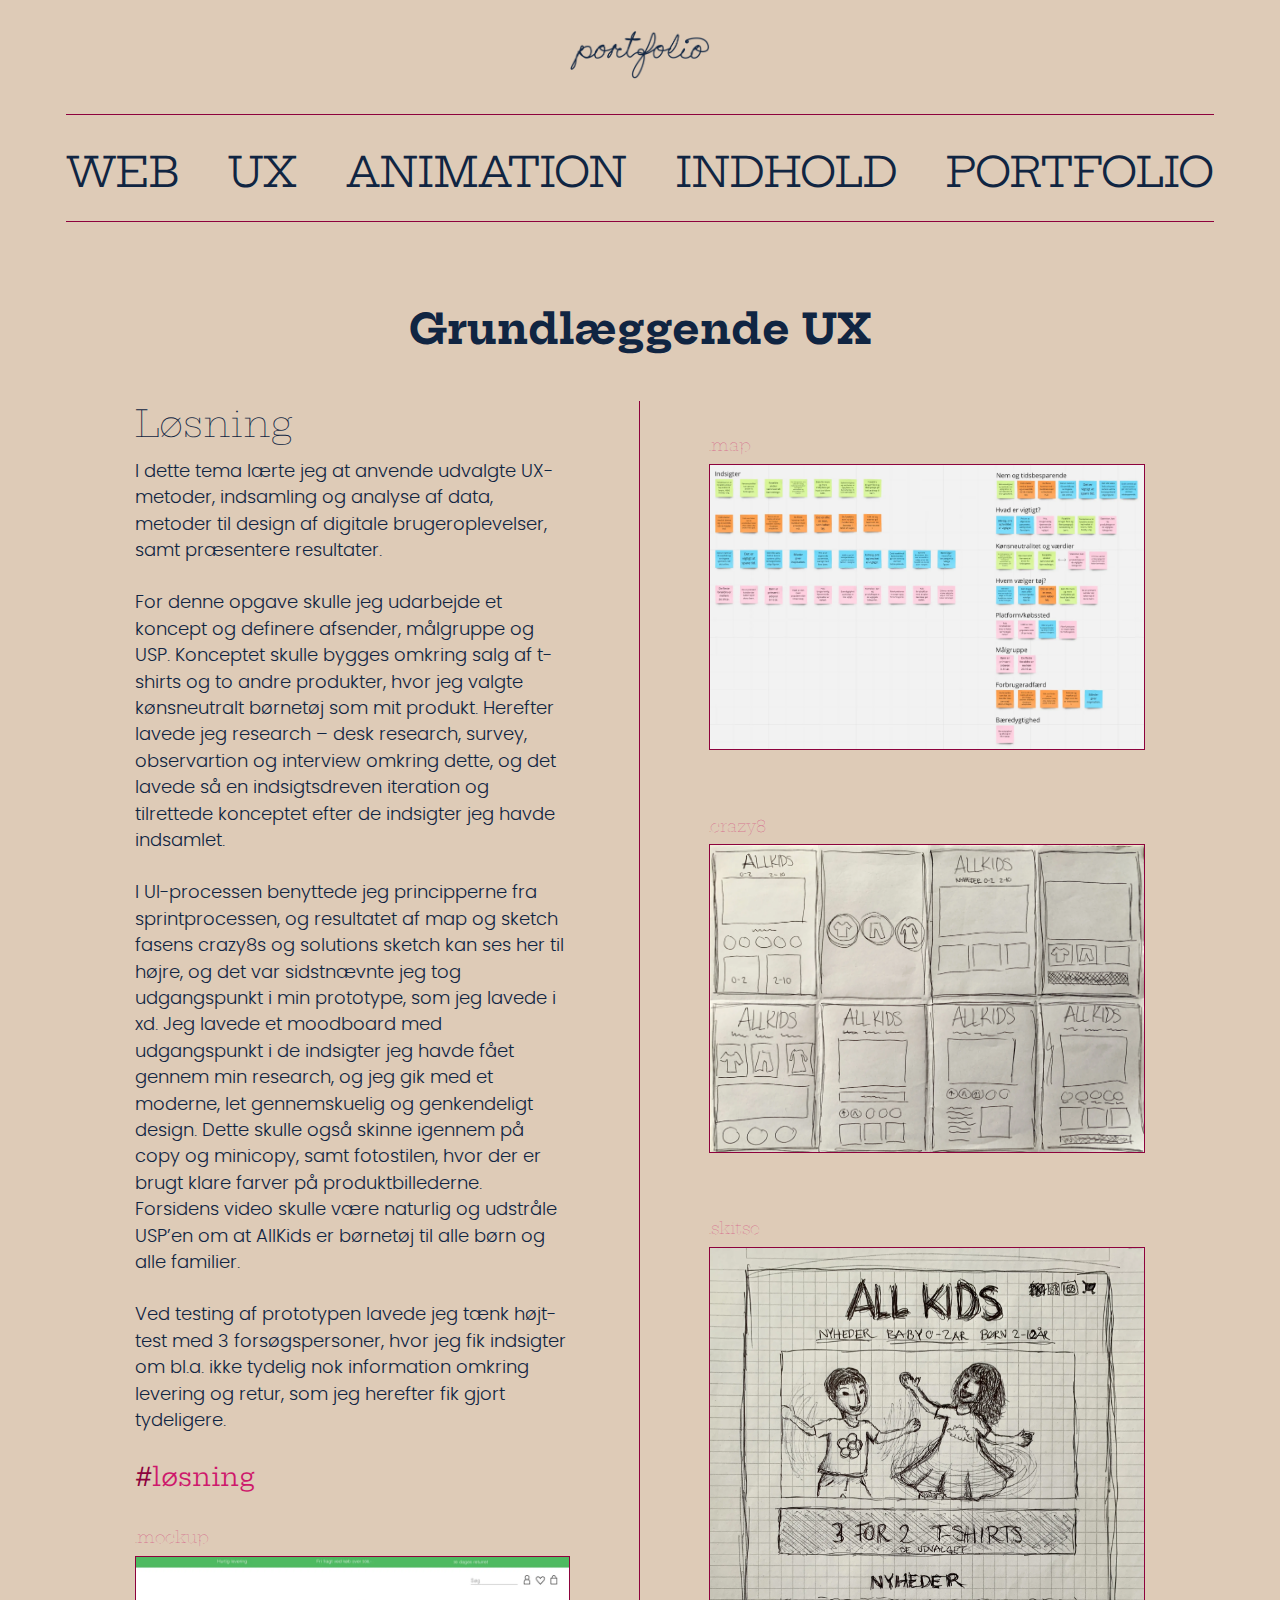
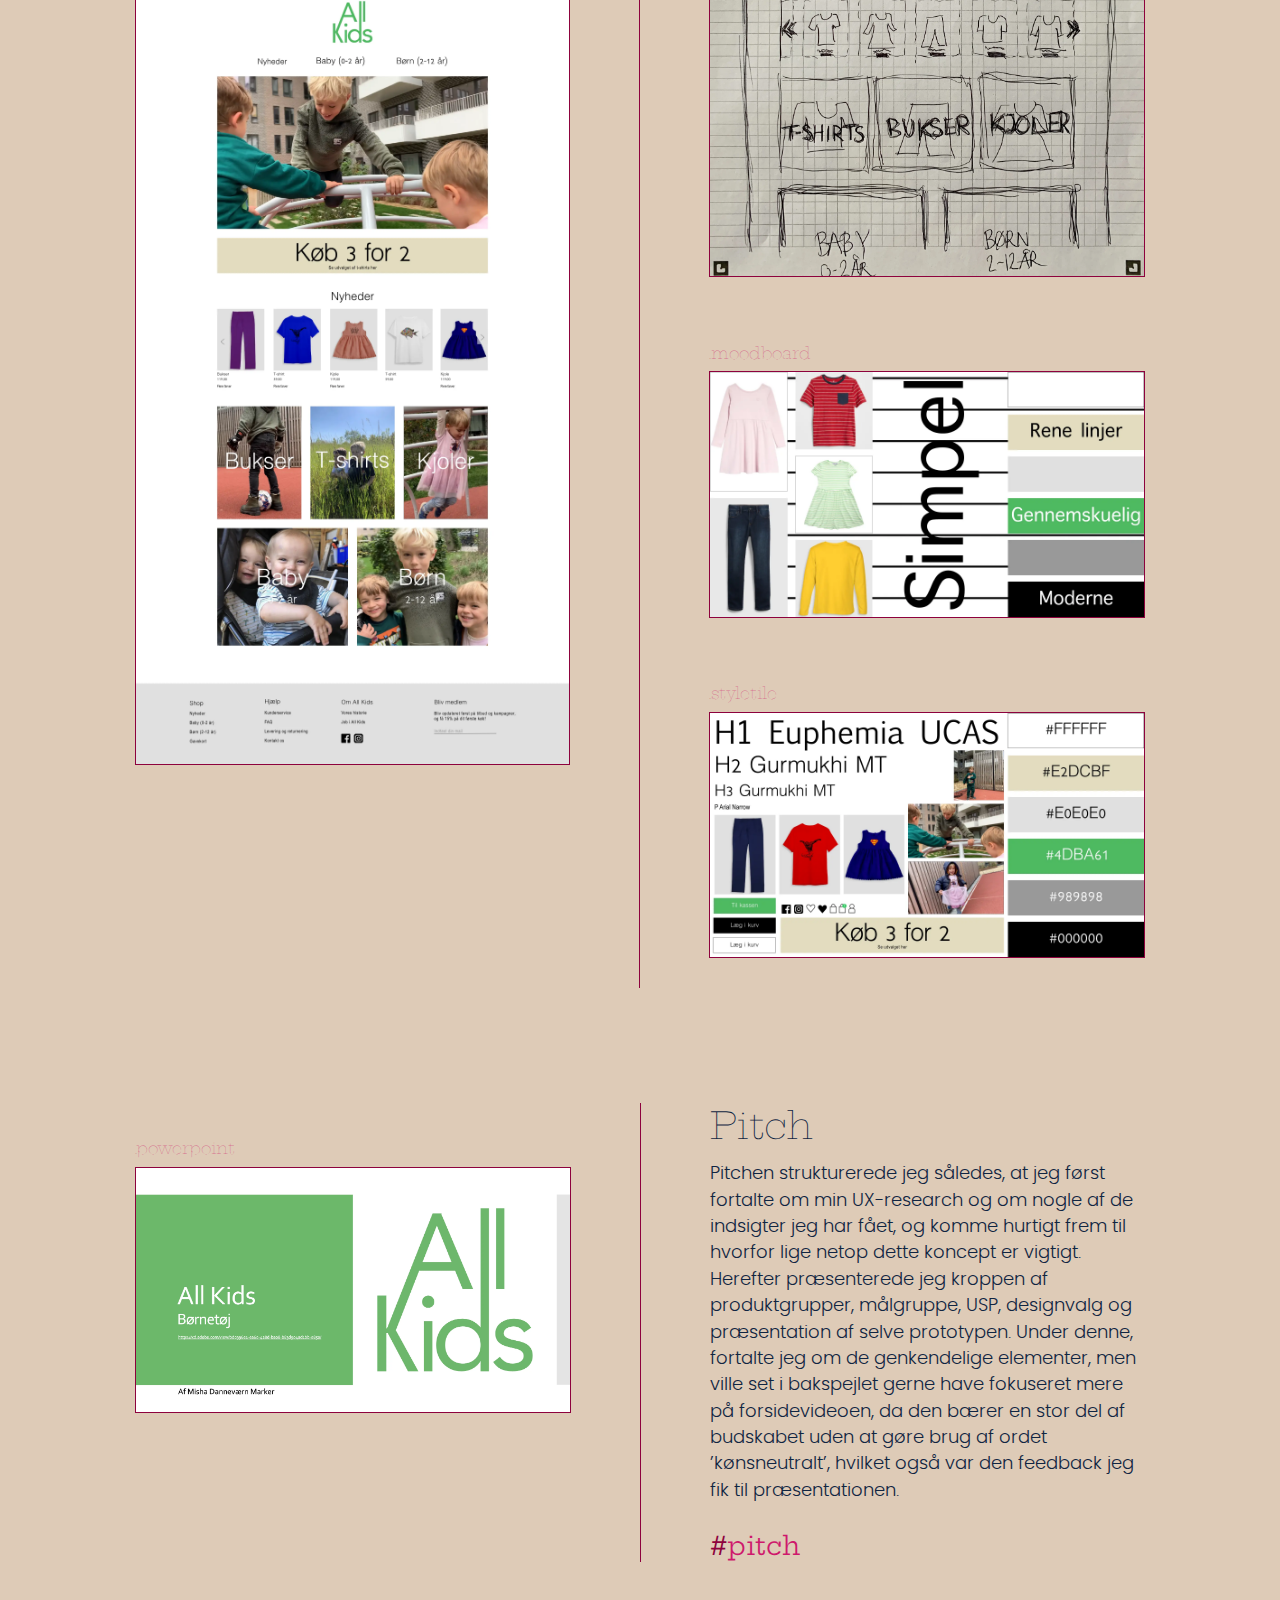
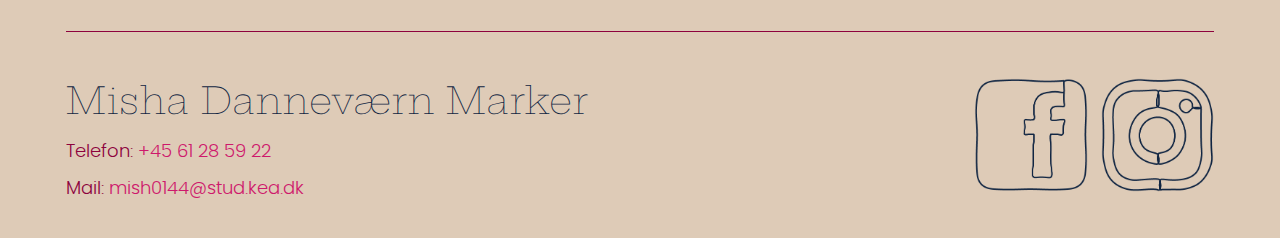
<file: ux.html>
<!DOCTYPE html>
<html lang="da">
<head>
    <meta charset="UTF-8">
    <meta http-equiv="X-UA-Compatible" content="IE=edge">
    <meta name="viewport" content="width=device-width, initial-scale=1.0">
    <link rel="preconnect" href="https://fonts.googleapis.com">
    <link rel="preconnect" href="https://fonts.gstatic.com" crossorigin>
    <link href="https://fonts.googleapis.com/css2?family=Hepta+Slab:wght@500&display=swap" rel="stylesheet">
    <link rel="stylesheet" href="general.css">
    <title>Portfolio</title>
</head>
<body>
    <header>
        <div class="logo">
            <a href="index.html"><img src="img/logo.png" alt="logo" class="logo_img"></a>
        </div>
        <nav class="menu">
            <button class="burger_menu">MENU</button>
            <ul>
                <li><a href="web.html">WEB</a></li>
                <li><a href="ux.html">UX</a></li>
                <li><a href="animation.html">ANIMATION</a></li>
                <li><a href="indhold.html">INDHOLD</a></li>
                <li><a href="portfolio.html">PORTFOLIO</a></li>
            </ul>
        </nav>
    </header>
    <main>
        <h1 class="h1_underside">Grundlæggende UX</h1>
        <div class="grid_underside1">
            <div class="grid_underside_col1">
                <h2>Løsning</h2>
                <p>I dette tema lærte jeg at anvende udvalgte UX-metoder, indsamling og analyse af data, metoder til design af digitale brugeroplevelser, samt præsentere resultater.</p>
                <p>For denne opgave skulle jeg udarbejde et koncept og definere afsender, målgruppe og USP. Konceptet skulle bygges omkring salg af t-shirts og to andre produkter, hvor jeg valgte kønsneutralt børnetøj som mit produkt. Herefter lavede jeg research – desk research, survey, observartion og interview omkring dette, og det lavede så en indsigtsdreven iteration og tilrettede konceptet efter de indsigter jeg havde indsamlet.</p>
                <p>I UI-processen benyttede jeg principperne fra sprintprocessen, og resultatet af map og sketch fasens crazy8s og solutions sketch kan ses her til højre, og det var sidstnævnte jeg tog udgangspunkt i min prototype, som jeg lavede i xd. Jeg lavede et moodboard med udgangspunkt i de indsigter jeg havde fået gennem min research, og jeg gik med et moderne, let gennemskuelig og genkendeligt design. Dette skulle også skinne igennem på copy og minicopy, samt fotostilen, hvor der er brugt klare farver på produktbillederne. Forsidens video skulle være naturlig og udstråle USP’en om at AllKids er børnetøj til alle børn og alle familier.</p>
                <p>Ved testing af prototypen lavede jeg tænk højt-test med 3 forsøgspersoner, hvor jeg fik indsigter om bl.a. ikke tydelig nok information omkring levering og retur, som jeg herefter fik gjort tydeligere.</p>
                <a href="https://xd.adobe.com/view/bd0396e1-ea60-428d-ba08-b83d904ad1bb-e850/"><span class="secondary_fontcolor">#</span><span class="tertiary_fontcolor">løsning</span></a>
                <h3 class="p_img"><span class="secondary_fontcolor">.</span><span class="tertiary_fontcolor">mockup</span></h3>
                <img src="img/ux/losning_mockup.webp" alt="Løsning mockup">
            </div>
            <div class="grid_underside_col2">
                <h3 class="p_img"><span class="secondary_fontcolor">.</span><span class="tertiary_fontcolor">map</span></h3>
                <img src="img/ux/losning_map.webp" alt="Løsning map">
                <h3 class="p_img"><span class="secondary_fontcolor">.</span><span class="tertiary_fontcolor">crazy8</span></h3>
                <img src="img/ux/losning_crazy8.webp" alt="Løsning crazy 8">
                <h3 class="p_img"><span class="secondary_fontcolor">.</span><span class="tertiary_fontcolor">skitse</span></h3>
                <img src="img/ux/losning_skitse.webp" alt="Løsning skitse">
                <h3 class="p_img"><span class="secondary_fontcolor">.</span><span class="tertiary_fontcolor">moodboard</span></h3>
                <img src="img/ux/losning_moodboard.webp" alt="Løsning moodboard">
                <h3 class="p_img"><span class="secondary_fontcolor">.</span><span class="tertiary_fontcolor">styletile</span></h3>
                <img src="img/ux/losning_styletile.webp" alt="Løsning styletile">
            </div>
        </div>
        <div class="grid_underside2">
            <div class="grid_underside_col1">
                <h2>Pitch</h2>
                <p>Pitchen strukturerede jeg således, at jeg først fortalte om min UX-research og om nogle af de indsigter jeg har fået, og komme hurtigt frem til hvorfor lige netop dette koncept er vigtigt. Herefter præsenterede jeg kroppen af produktgrupper, målgruppe, USP, designvalg og præsentation af selve prototypen. Under denne, fortalte jeg om de genkendelige elementer, men ville set i bakspejlet gerne have fokuseret mere på forsidevideoen, da den bærer en stor del af budskabet uden at gøre brug af ordet ’kønsneutralt’, hvilket også var den feedback jeg fik til præsentationen.</p>
                <a href="img/ux/pitch.pdf"><span class="secondary_fontcolor">#</span><span class="tertiary_fontcolor">pitch</span></a>
            </div>
            <div class="grid_underside_col2">
                <h3 class="p_img"><span class="secondary_fontcolor">.</span><span class="tertiary_fontcolor">powerpoint</span></h3>
                <img src="img/ux/pitch_powerpoint.webp" alt="Pitch powerpoint">
            </div>
        </div>
    </main>
    <footer>
        <div>
            <h2>Misha Danneværn Marker</h2>
            <p class="p_contact"><span class="secondary_fontcolor">Telefon:</span> <a href="tel:+4561285922" class="contact_a">+45 61 28 59 22</a></p>
            <p class="p_contact"><span class="secondary_fontcolor">Mail:</span> <a href ="mailto: mish0144@stud.kea.dk" class="contact_a">mish0144@stud.kea.dk</a></p>
        </div>
        <div class="facebook_icon_footer"><a href="https://www.facebook.com/mishadmarker/"><img src="img/facebook_icon.png" alt="Facebook ikon" class="facebook_icon_footer_img"></a></div>
        <div class="instagram_icon_footer"><a href="https://www.instagram.com/mishadmarker/"><img src="img/instagram_icon.png" alt="Instagram ikon" class="instagram_icon_footer_img"></a></div>
    </footer>
<script src="script.js"></script>
</body>
</html>
</file>
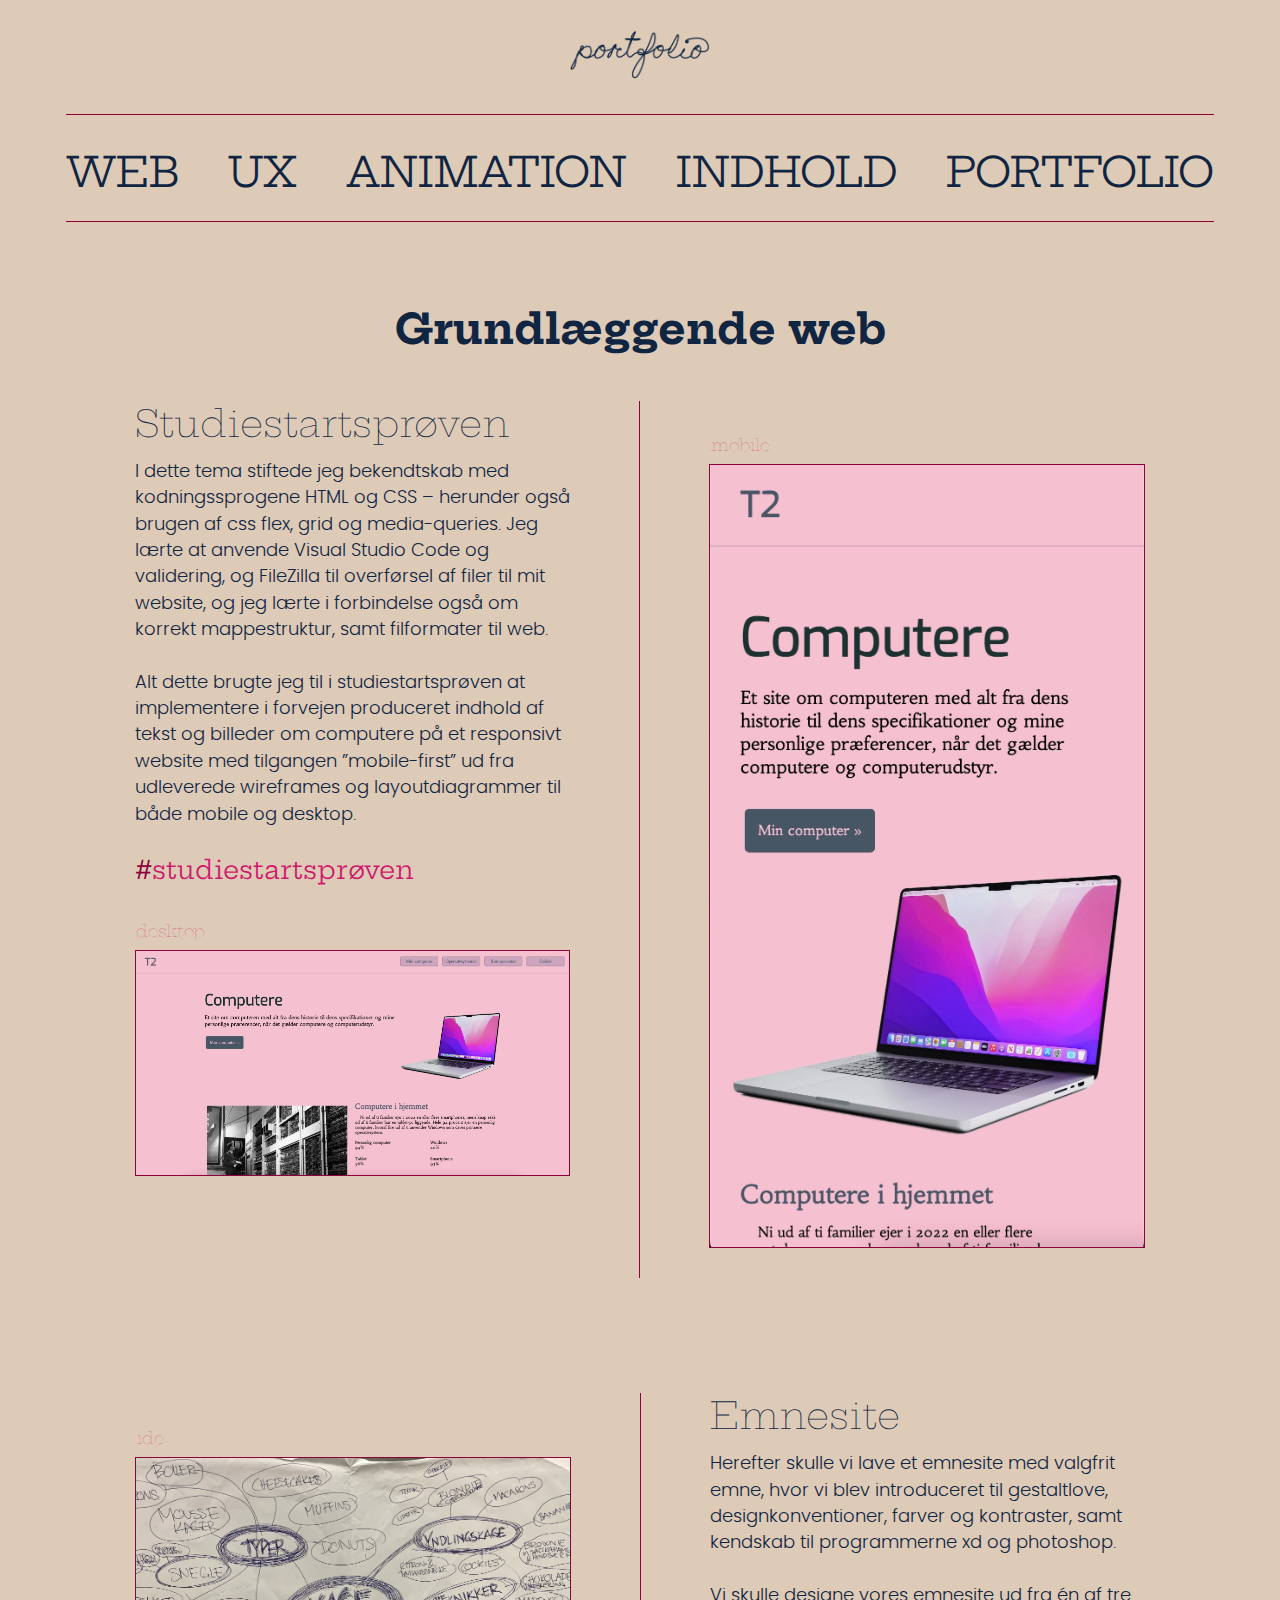
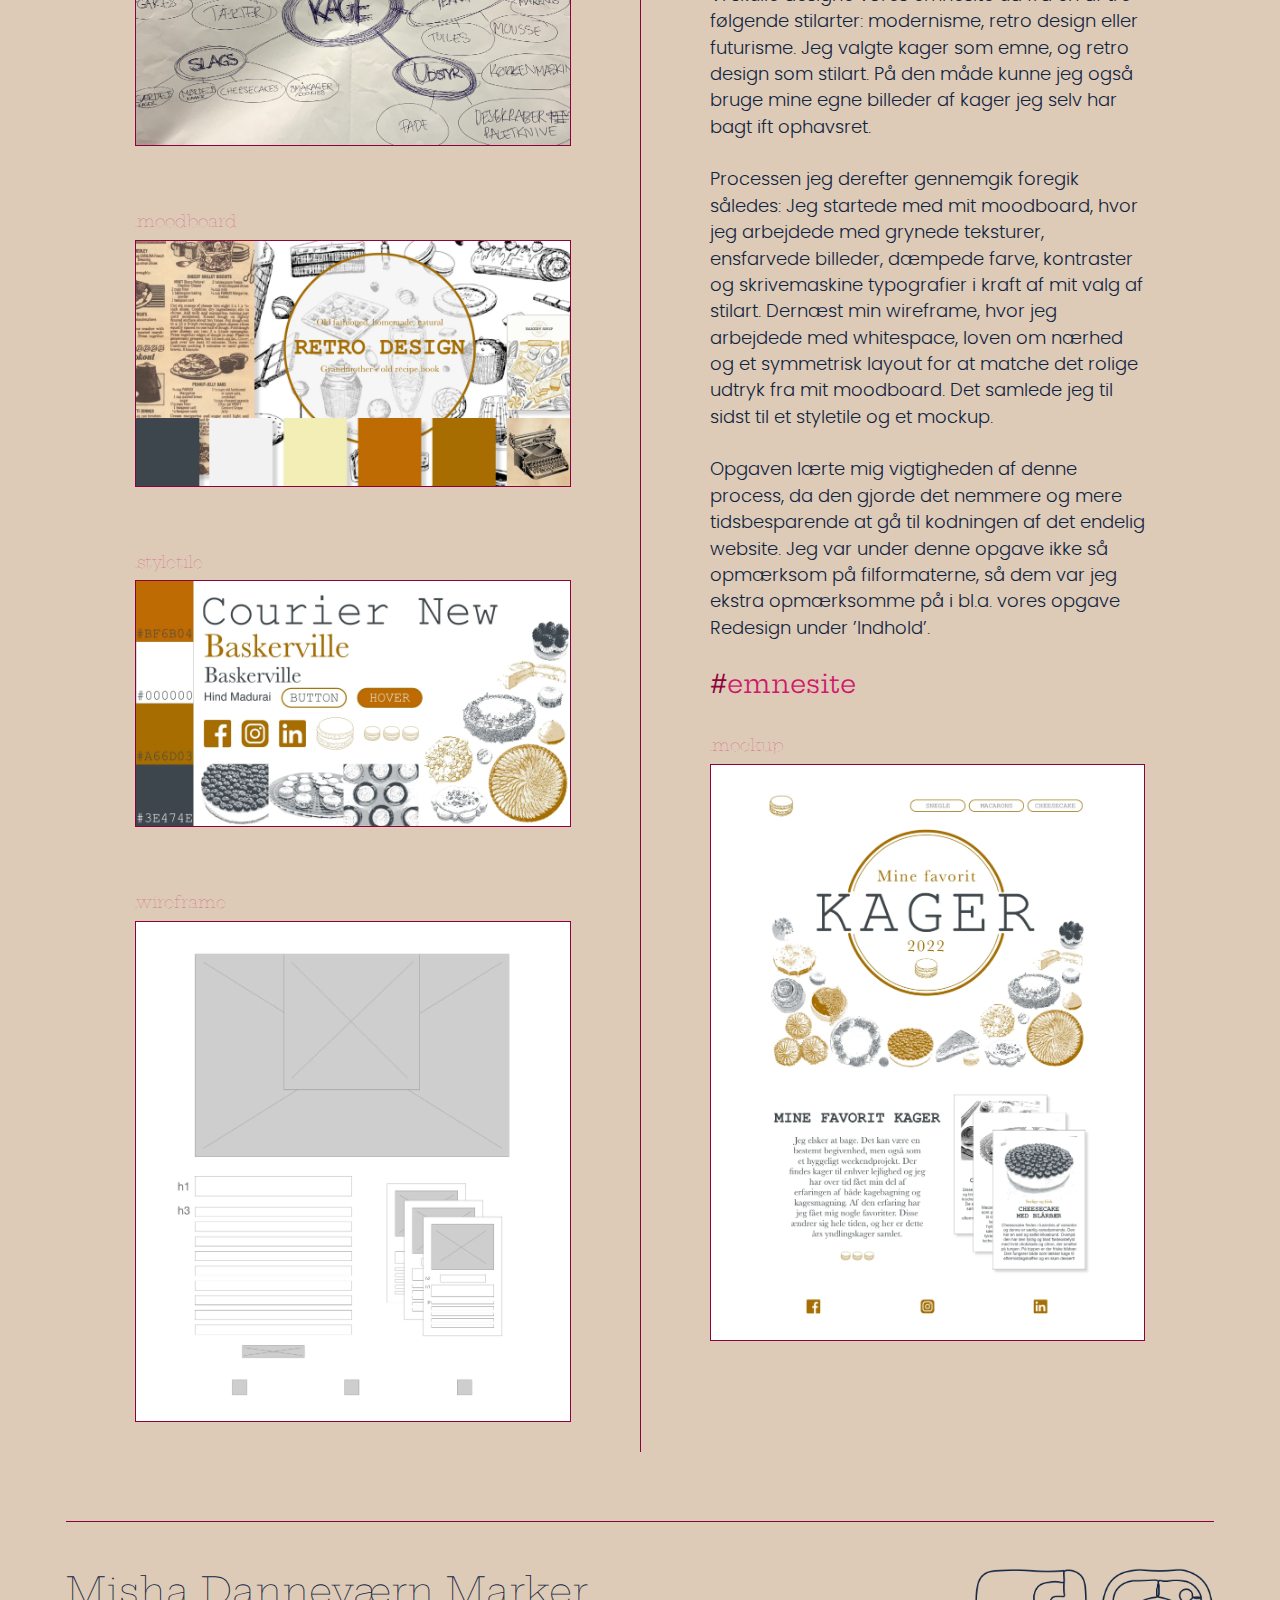
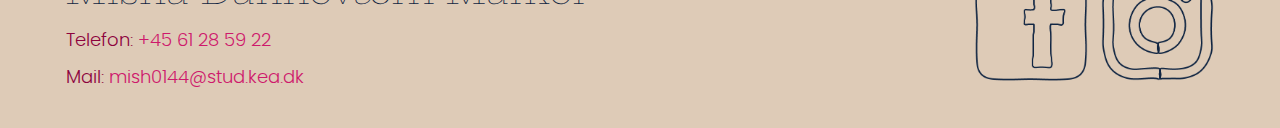
<file: web.html>
<!DOCTYPE html>
<html lang="da">
<head>
    <meta charset="UTF-8">
    <meta http-equiv="X-UA-Compatible" content="IE=edge">
    <meta name="viewport" content="width=device-width, initial-scale=1.0">
    <link rel="preconnect" href="https://fonts.googleapis.com">
    <link rel="preconnect" href="https://fonts.gstatic.com" crossorigin>
    <link href="https://fonts.googleapis.com/css2?family=Hepta+Slab:wght@500&display=swap" rel="stylesheet">
    <link rel="stylesheet" href="general.css">
    <title>Portfolio</title>
</head>
<body>
    <header>
        <div class="logo">
            <a href="index.html"><img src="img/logo.png" alt="logo" class="logo_img"></a>
        </div>
        <nav class="menu">
            <button class="burger_menu">MENU</button>
            <ul>
                <li><a href="web.html">WEB</a></li>
                <li><a href="ux.html">UX</a></li>
                <li><a href="animation.html">ANIMATION</a></li>
                <li><a href="indhold.html">INDHOLD</a></li>
                <li><a href="portfolio.html">PORTFOLIO</a></li>
            </ul>
        </nav>
    </header>
    <main>
        <h1 class="h1_underside">Grundlæggende web</h1>
        <div class="grid_underside1">
            <div class="grid_underside_col1">
                <h2>Studiestartsprøven</h2>
                <p>I dette tema stiftede jeg bekendtskab med kodningssprogene HTML og CSS – herunder også brugen af css flex, grid og media-queries. Jeg lærte at anvende Visual Studio Code og validering, og FileZilla til overførsel af filer til mit website, og jeg lærte i forbindelse også om korrekt mappestruktur, samt filformater til web.</p>
                <p>Alt dette brugte jeg til i studiestartsprøven at implementere i forvejen produceret indhold af tekst og billeder om computere på et responsivt website med tilgangen ”mobile-first” ud fra udleverede wireframes og layoutdiagrammer til både mobile og desktop.</p>
                <a href="http://mishdesigns.dk/kea/02_web/01_website/website/"><span class="secondary_fontcolor">#</span><span class="tertiary_fontcolor">studiestartsprøven</span></a>
                <h3 class="p_img"><span class="secondary_fontcolor">.</span><span class="tertiary_fontcolor">desktop</span></h3>
                <img src="img/web/studiestartsprove_desktop.webp" alt="Studiestartsprøven desktop">
            </div>
            <div class="grid_underside_col2">
                <h3 class="p_img"><span class="secondary_fontcolor">.</span><span class="tertiary_fontcolor">mobile</span></h3>
                <img src="img/web/studiestartsprove_mobile.webp" alt="Studiestartsprøven mobile">
            </div>
        </div>
        <div class="grid_underside2">
            <div class="grid_underside_col1">
                <h2>Emnesite</h2>
                <p>Herefter skulle vi lave et emnesite med valgfrit emne, hvor vi blev introduceret til gestaltlove, designkonventioner, farver og kontraster, samt kendskab til programmerne xd og photoshop.</p>
                <p>Vi skulle designe vores emnesite ud fra én af tre følgende stilarter: modernisme, retro design eller futurisme. Jeg valgte kager som emne, og retro design som stilart. På den måde kunne jeg også bruge mine egne billeder af kager jeg selv har bagt ift ophavsret.</p>
                <p>Processen jeg derefter gennemgik foregik således: Jeg startede med mit moodboard, hvor jeg arbejdede med grynede teksturer, ensfarvede billeder, dæmpede farve, kontraster og skrivemaskine typografier i kraft af mit valg af stilart. Dernæst min wireframe, hvor jeg arbejdede med whitespace, loven om nærhed og et symmetrisk layout for at matche det rolige udtryk fra mit moodboard. Det samlede jeg til sidst til et styletile og et mockup.</p>
                <p>Opgaven lærte mig vigtigheden af denne process, da den gjorde det nemmere og mere tidsbesparende at gå til kodningen af det endelig website. Jeg var under denne opgave ikke så opmærksom på filformaterne, så dem var jeg ekstra opmærksomme på i bl.a. vores opgave Redesign under ’Indhold’. </p>
                <a href="https://mishdesigns.dk/kea/02_web/01_website/emnesite/index.html"><span class="secondary_fontcolor">#</span><span class="tertiary_fontcolor">emnesite</span></a>
                <h3 class="p_img"><span class="secondary_fontcolor">.</span><span class="tertiary_fontcolor">mockup</span></h3>
                <img src="img/web/emnesite_mockup.webp" alt="Emnesite mockup">
            </div>
            <div class="grid_underside_col2">
                <h3 class="p_img"><span class="secondary_fontcolor">.</span><span class="tertiary_fontcolor">ide</span></h3>
                <img src="img/web/emnesite_ide.webp" alt="Emnesite ide">
                <h3 class="p_img"><span class="secondary_fontcolor">.</span><span class="tertiary_fontcolor">moodboard</span></h3>
                <img src="img/web/emnesite_moodboard.webp" alt="Emnesite moodboard">
                <h3 class="p_img"><span class="secondary_fontcolor">.</span><span class="tertiary_fontcolor">styletile</span></h3>
                <img src="img/web/emnesite_styletile.webp" alt="Emnesite styletile">
                <h3 class="p_img"><span class="secondary_fontcolor">.</span><span class="tertiary_fontcolor">wireframe</span></h3>
                <img src="img/web/emnesite_wireframe.webp" alt="Emnesite wireframe">

            </div>
        </div>
    </main>
    <footer>
        <div>
            <h2>Misha Danneværn Marker</h2>
            <p class="p_contact"><span class="secondary_fontcolor">Telefon:</span> <a href="tel:+4561285922" class="contact_a">+45 61 28 59 22</a></p>
            <p class="p_contact"><span class="secondary_fontcolor">Mail:</span> <a href ="mailto: mish0144@stud.kea.dk" class="contact_a">mish0144@stud.kea.dk</a></p>
        </div>
        <div class="facebook_icon_footer"><a href="https://www.facebook.com/mishadmarker/"><img src="img/facebook_icon.png" alt="Facebook ikon" class="facebook_icon_footer_img"></a></div>
        <div class="instagram_icon_footer"><a href="https://www.instagram.com/mishadmarker/"><img src="img/instagram_icon.png" alt="Instagram ikon" class="instagram_icon_footer_img"></a></div>
    </footer>
<script src="script.js"></script>
</body>
</html>
</file>
<file: general.css>
* {
    margin: 0;
    padding: 0;
    box-sizing: border-box;
  }

  html {
    --primary-color: #102542;
    --secondary-color: #8D023D;
    --tertiary-color: #CE196C;
    --quaternary-color: #8F857D;
    --quinary-color: #DECBB7;
  }

  body {
    max-width: 1200px;
    padding: 8%;
    margin-inline: auto;
    background-color: var(--quinary-color);
  }

  @media (min-width: 1050px) {
  body {
    max-width: 1200px;
    padding: 2%;
    margin-inline: auto;
    background-color: var(--quinary-color);
  }
  }


/************************************************FONTS************************************************/


    @font-face {
        font-family: Poppins;
        src: url(fonts/poppins-light-webfont.woff2);
    }

    h1 {
        text-align: center;
        font-size: 2rem;
        padding-top: 12%;
        padding-bottom: 7%;
        color: var(--primary-color);
        font-family: 'Hepta Slab', serif;
      }
    
      h2 {
        font-size: 1.5rem;
        padding-bottom: 2.5%;
        color: var(--primary-color);
        font-family: 'Hepta Slab', serif;
        font-weight: 200;
      }

      h3 {
        color: var(--primary-color);
        padding-bottom: 2%;
        font-size: 1rem;
        font-family: 'Hepta Slab', serif;
        font-weight: 100;
      }
    
      p {
        color: var(--primary-color);
        padding-bottom: 6%;
        font-size: 1.1rem;
        line-height: 1.5;
        font-family: Poppins;
      }
    
      .p_last {
        padding-bottom: 15%;
      }


    @media (min-width: 1050px) {
  h1 {
    text-align: center;
    font-size: 2.6rem;
    padding-top: 4%;
    padding-bottom: 4%;
    color: var(--primary-color);
    font-family: 'Hepta Slab', serif;
  }

  h2 {
    font-size: 2.3rem;
    padding-bottom: 2.8%;
    color: var(--primary-color);
    font-family: 'Hepta Slab', serif;
  }

  p {
    color: var(--primary-color);
    padding-bottom: 6%;
    font-size: 1.1rem;
    line-height: 1.5;
    font-family: Poppins;
  }

  .p_last {
    padding-bottom: 15%;
  }

}

  .secondary_fontcolor {
    color: var(--secondary-color);
  }

  .tertiary_fontcolor {
    color: var(--tertiary-color);
  }

  .quaternary_fontcolor {
    color: var(--quaternary-color)
  }


/************************************************MENU************************************************/


  header {
    display: flex;
    flex-flow: wrap;
    justify-content: space-between;
    align-items: center;
  }

  .logo {
    width: 35%;
  }
  
  .logo_img {
    width: 100%;
    margin-top: 1%;
    margin-bottom: 10%;
  }

  .menu ul {
    list-style: none;
    border-top: var(--secondary-color) 1px solid;
    border-bottom: var(--secondary-color) 1px solid;
    margin-top: 2%;
    margin-bottom: 4%;
    padding-top: 2.7%;
    padding-bottom: 2%;
  }

  .menu ul li a {
    font-size: 1rem;
    text-decoration: none;
    color: var(--primary-color);
    font-family: 'Hepta Slab', serif;
  }

  .menu ul li a:hover {
    border-bottom: var(--secondary-color) 1px solid;
  }

    .burger_menu {
      display: block;
      color: var(--primary-color);
      font-family: 'Hepta Slab', serif;
      border: none;
      background-color: transparent;
      font-size: 1.5rem;
      cursor: pointer;
    }
  
    .menu.shown {
      display: contents;
    }
  
    .menu ul {
      display: none;
    }
  
    .menu.shown ul {
      border-top: var(--secondary-color) 1px solid;
      border-bottom: var(--secondary-color) 1px solid;
      padding-top: 1rem;
      display: flex;
      flex-flow: column;
      flex-basis: 100%;
    }

  @media (min-width: 1050px) {

    .burger_menu {
     display: none;
    }

    .menu {
      width: 100%;
    }

    header {
        flex-direction: column; 
      }

    .logo_img {
        display: block;
        margin: auto;
        width: 35%;
        margin-top: 1%;
        margin-bottom: 3%;
    }

    .menu ul {
    display: flex;
    justify-content: space-between;
    list-style: none;
    border-top: var(--secondary-color) 1px solid;
    border-bottom: var(--secondary-color) 1px solid;
    margin-top: 2%;
    margin-bottom: 4%;
    padding-top: 2.7%;
    padding-bottom: 2%;
  }

  .menu ul li a {
    font-size: 2.6rem;
    text-decoration: none;
    color: var(--primary-color);
    font-family: 'Hepta Slab', serif;
  }

  .menu ul li a:hover {
    border-bottom: var(--secondary-color) 1px solid;
  }
}


/************************************************FOOTER************************************************/

footer {
    display: flex;
    margin-top: 8%;
    padding-top: 15%;
    border-top: var(--secondary-color) 1px solid;
}

.facebook_icon_footer {
    width: 28%;
}

.instagram_icon_footer {
    width: 28%;
}

.facebook_icon_footer_img {
    width: 90%;
}

.instagram_icon_footer_img {
    width: 90%;
}

.contact_a {
  text-decoration: none;
  color: var(--tertiary-color);
}

.p_contact a:hover {
  text-decoration: none;
  color: var(--tertiary-color);
  border-bottom: var(--secondary-color) 1px solid;
}

@media (min-width: 1050px) {

  footer {
      display: flex;
      flex-direction: row;
      margin-top: 6%;
      padding-top: 4%;
      border-top: var(--secondary-color) 1px solid;
    }

  footer :first-child {
      margin-right: auto;
    }

  .facebook_icon_footer {
      width: 11%;
    }

  .instagram_icon_footer {
      width: 11%;
    }

  .facebook_icon_footer_img {
      width: 100%;
      padding-left: 10%;
    }

  .instagram_icon_footer_img {
      width: 100%;
      padding-left: 10%;
    }
  }


/************************************************FRONTPAGE IMG************************************************/


.grid_frontpage1 {
  display: grid;
  grid-template-columns: 1fr;
}

#code_background {
  background-image: url(img/code_background.png);
  background-size: cover;
  aspect-ratio: 1.35/1;
  grid-column: 1/2;
  grid-row: 1/2;
}

#portrait_background {
  background-image: url(img/portrait.png);
  background-size: cover;
  width: 78%;
  aspect-ratio: 1/1;
  grid-column: 1/2;
  grid-row: 1/2;
  margin: auto;
}

#portrait_oneline_background {
  background-image: url(img/oneline_portrait.png);
  background-size: cover;
  width: 78%;
  aspect-ratio: 1/1;
  grid-column: 1/2;
  grid-row: 1/2;
  margin: auto;
}

  @media (min-width: 1050px) {
  .grid_frontpage1 {
    display: grid;
    grid-template-columns: 1fr 15fr 1fr;
    margin-left: 2%;
    margin-right: 2%;
  }

  #code_background {
    background-image: url(img/code_background.png);
    background-size: cover;
    aspect-ratio: 1.35/1;
    grid-column: 2/3;
    grid-row: 1/2;
  }

  #portrait_background {
    background-image: url(img/portrait.png);
    background-size: cover;
    width: 78%;
    aspect-ratio: 1/1;
    grid-column: 2/3;
    grid-row: 1/2;
    margin: auto;
  }

  #portrait_oneline_background {
    background-image: url(img/oneline_portrait.png);
    background-size: cover;
    width: 78%;
    aspect-ratio: 1/1;
    grid-column: 2/3;
    grid-row: 1/2;
    margin: auto;
  }
  }


/************************************************FRONTPAGE - ABOUT ME************************************************/


  .facebook_icon_frontpage {
    width: 15%;
    padding-bottom: 20%;
  }

  .instagram_icon_frontpage {
    width: 15%;
    padding-bottom: 20%;
  }

  @media (min-width: 1050px) {
  .grid_frontpage2 {
    display: grid;
    grid-template-columns: 1fr 1fr;
  }

  .grid_frontpage2_col1 {
    padding-right: 10%;
    padding-left: 15%;
  }

  .p_contact {
    padding-bottom: 2%;
  }

  .facebook_icon_frontpage {
    width: 15%;
    padding-bottom: 5%;
  }

  .instagram_icon_frontpage {
    width: 15%;
    padding-bottom: 5%;
  }

  .grid_frontpage2_col2 {
    padding-right: 15%;
    padding-left: 10%;
    border-left: var(--secondary-color) 1px solid;
  }

  }

  .cv_p_first1 {
    padding-bottom: 9%;
    font-family: 'Hepta Slab', serif;
  }

  .cv_p_first2 {
    padding-bottom: 1%;
    font-family: 'Hepta Slab', serif;
  }

  .cv_p {
    padding-bottom: 1%;
    padding-left: 7%;
    font-family: 'Hepta Slab', serif;
  }

  .cv_p_last {
    padding-bottom: 9%;
    padding-left: 7%;
    font-family: 'Hepta Slab', serif;
  }


/************************************************ANIMATIONER************************************************/


.hide {
    display: none;
}

  .fadein {
    animation-name: fadein_kf;
    animation-duration: 0.35s;
    animation-timing-function: linear;
    animation-iteration-count: 1;
  }
  
@keyframes fadein_kf{
    0%{
      opacity: 0;
    }

    100%{
    opacity: 1;
    }
  }

  .fadeout {
    animation-name: fadeout_kf;
    animation-duration: 0.35s;
    animation-timing-function: linear;
    animation-iteration-count: 1;
  }
  
@keyframes fadeout_kf{
    0%{
      opacity: 1;
    }

    100%{
    opacity: 0;
    }  
  }


/************************************************UNDERSIDER************************************************/


  .h1_underside {
    padding-top: 3%;
  }

  .grid_underside1 {
    margin-bottom: 10%;
  }

  .underside_portfolio {
    margin-bottom: 10%;
  }

  .grid_underside_col1 h3, .grid_underside_col2 h3 {
    padding-top: 8%;
  }



  .grid_underside_col1 img {
    width: 100%;
    margin-bottom: 6%;
    border: var(--secondary-color) 1px solid;

  }
  
  .grid_underside_col2 img {
    width: 100%;
    margin-bottom: 6%;
    border: var(--secondary-color) 1px solid;
  }


  .grid_underside_col1 a, .grid_underside_col2 a {
    color: var(--primary-color);
    margin-bottom: 8%;
    font-size: 1.6rem;
    font-family: 'Hepta Slab', serif;
    text-decoration: none;
  } 


  .grid_underside_col1 a:hover, .grid_underside_col2 a:hover {
    border-bottom: var(--secondary-color) 1px solid;
    cursor: pointer;
  } 

  .grid_underside1_animation {
    margin-bottom: 0%;
  }


  .pilotvideo {
    width: 100%;
    margin-bottom: 3%;
    border: var(--secondary-color) 1px solid;
  }


  @media (min-width: 1050px) {

    .grid_underside1 .grid_underside_col1, .grid_underside1_animation .grid_underside_col1 {
      border-right: var(--secondary-color) 1px solid;
    }

    .grid_underside1, .grid_underside2, .grid_underside1_animation {
      display: grid;
      grid-template-columns: repeat(2,1fr);
    }

    .grid_underside_col1 {
      padding-left: 12%;
      padding-right: 12%;
    }

    .grid_underside_col2 {
      padding-left: 12%;
      padding-right: 12%;
    }

    .grid_underside2 .grid_underside_col2 {
      grid-column: 1/2;
      grid-row: 1/2;
    }

    .grid_underside2 .grid_underside_col1 {
      grid-column: 2/3;
      grid-row: 1/2;
      border-left: var(--secondary-color) 1px solid;
    }

  }
</file>
